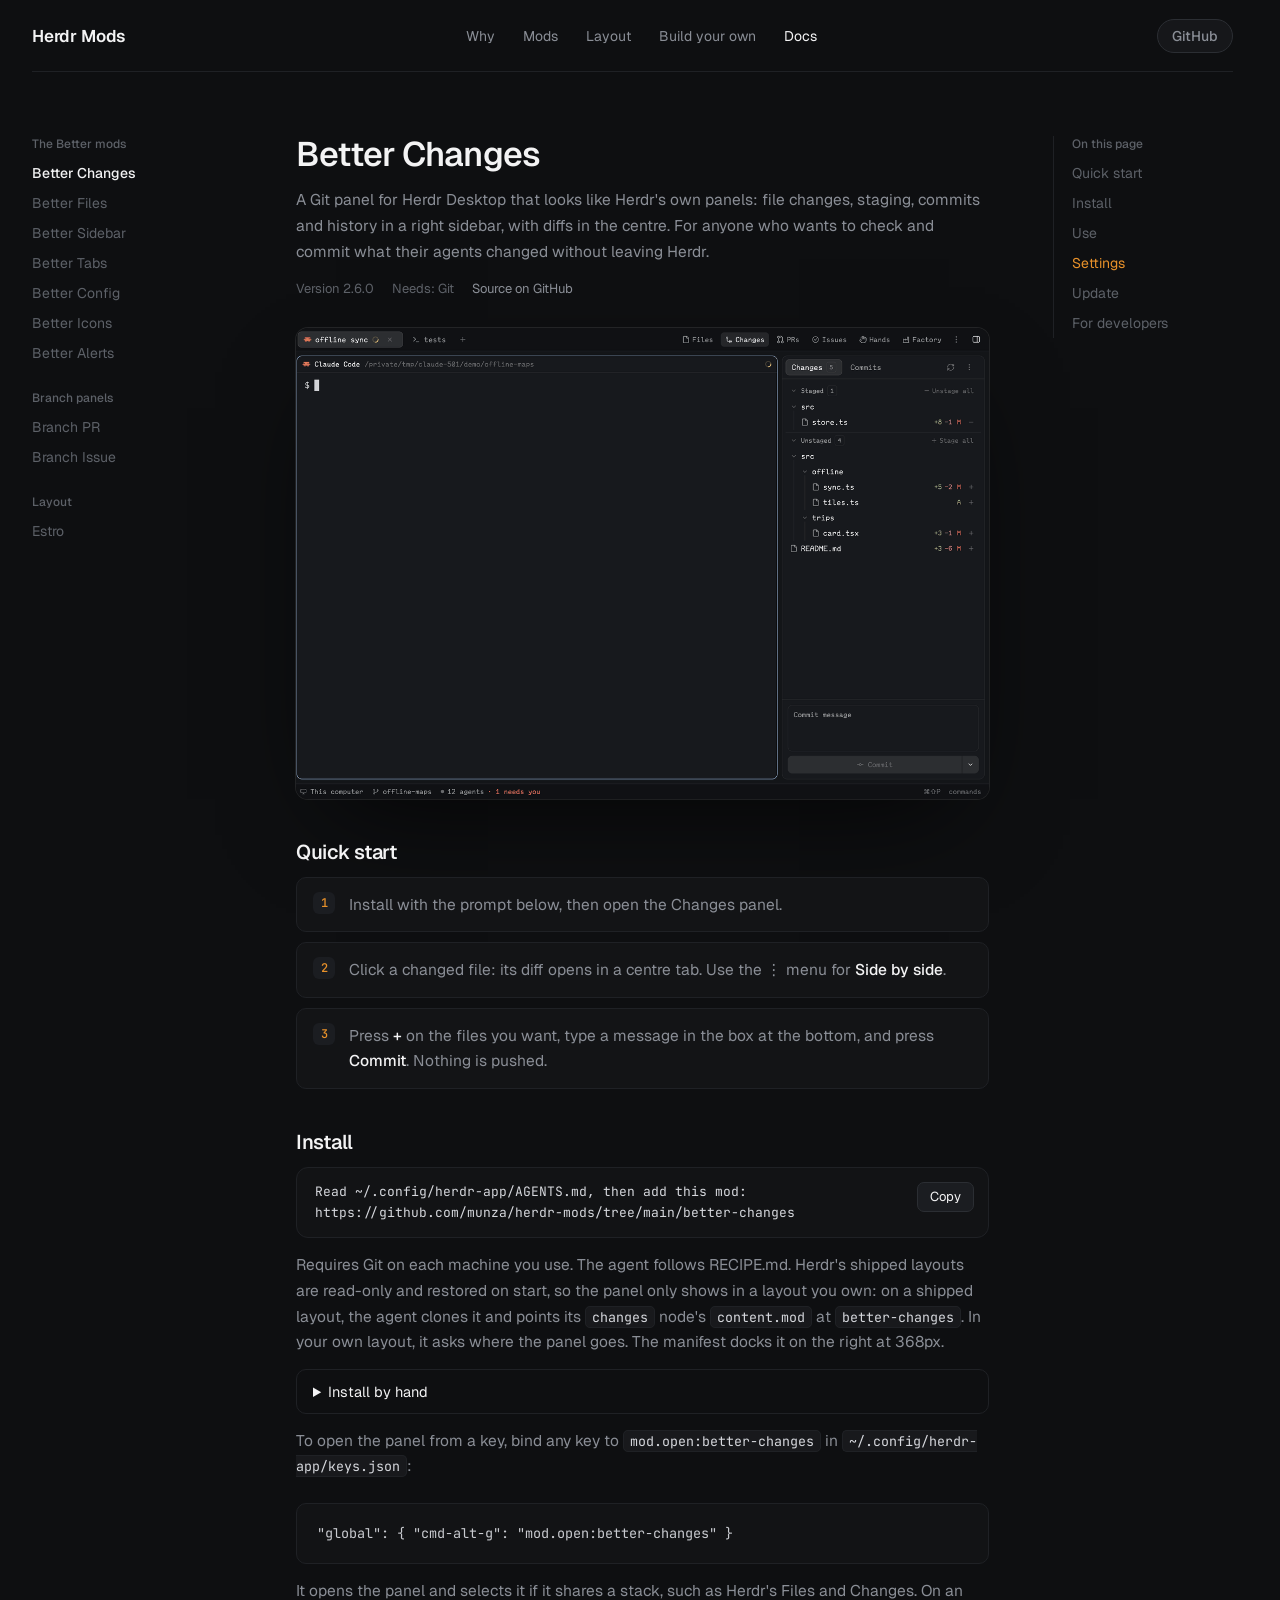
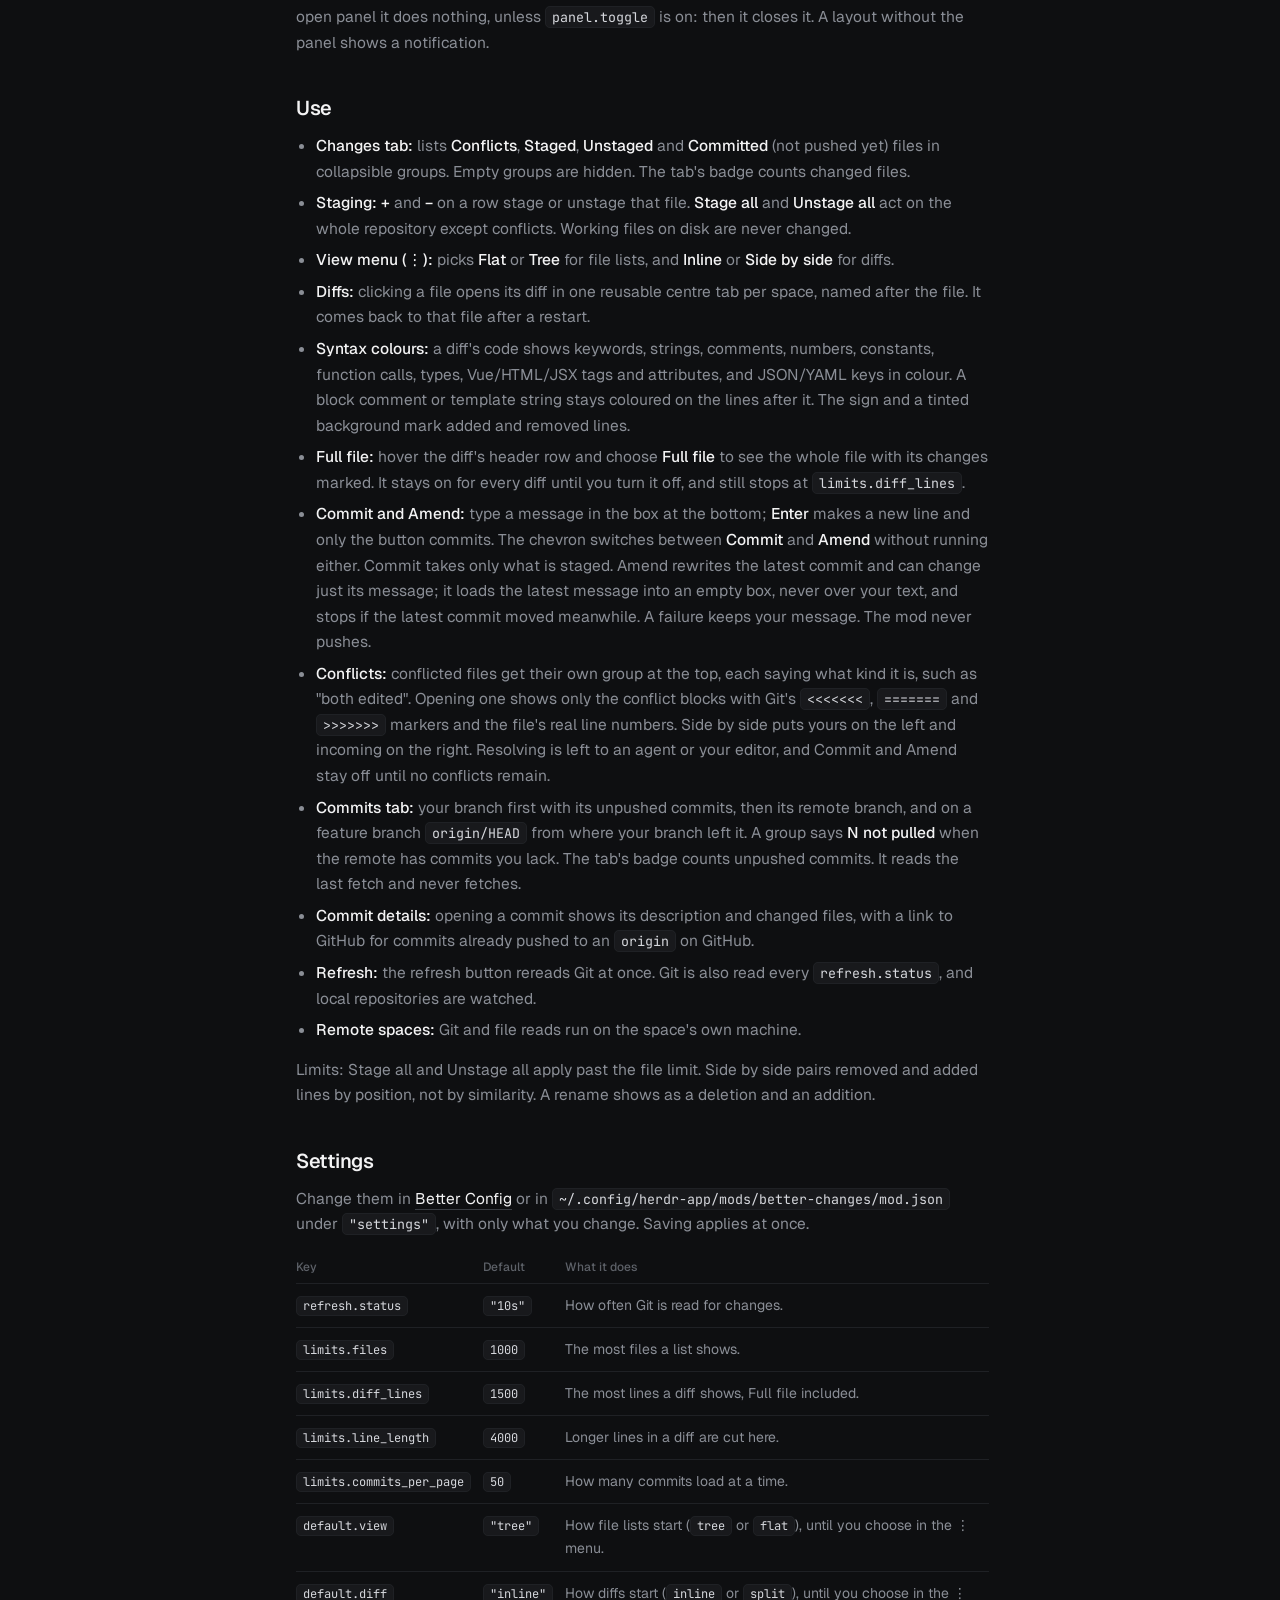
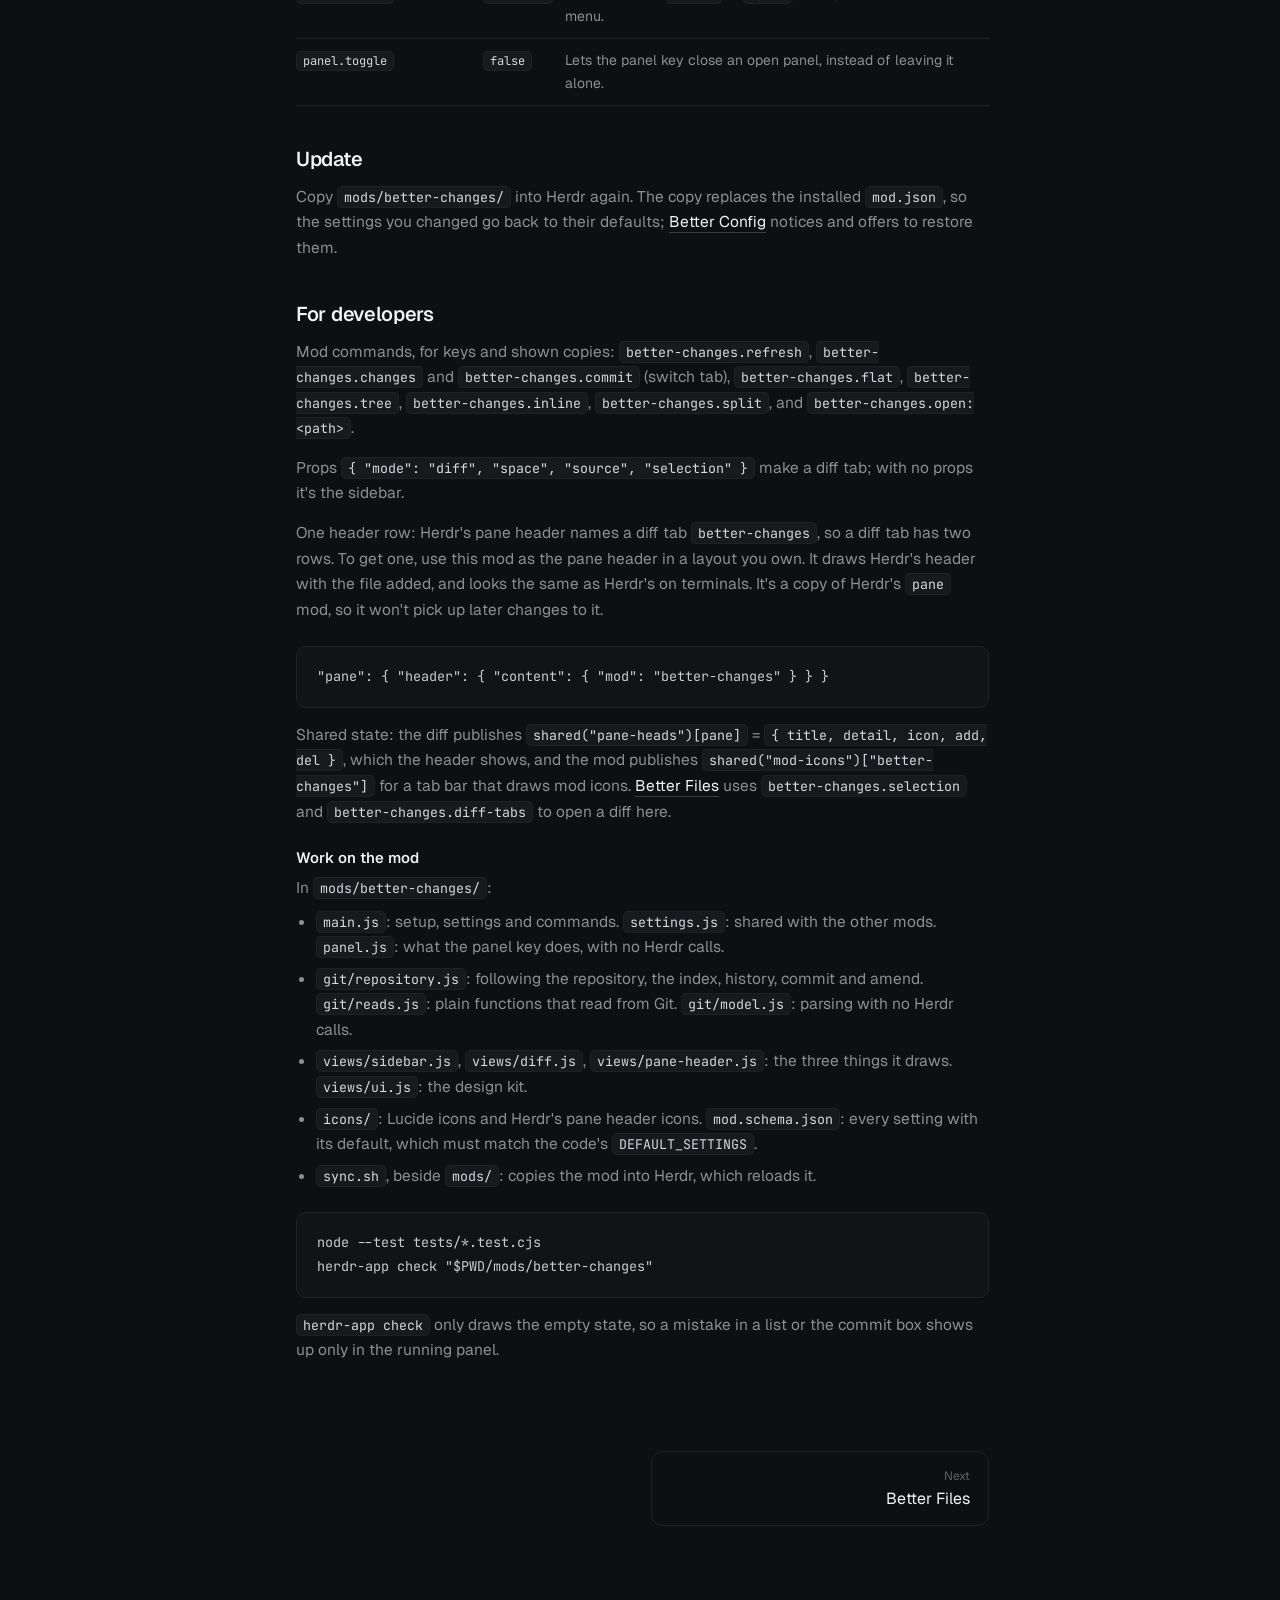
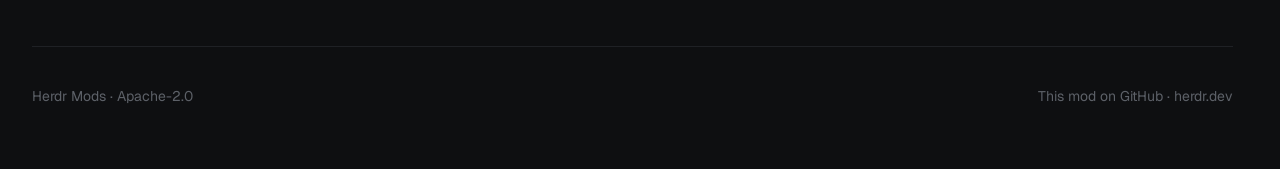
<file: docs/docs/better-changes.html>
<!doctype html>
<html lang="en">
<head>
<meta charset="utf-8">
<meta name="viewport" content="width=device-width, initial-scale=1">
<title>Better Changes · Herdr Mods Docs</title>
<meta name="description" content="A Git panel for Herdr Desktop that looks like Herdr's own panels: file changes, staging, commits and history in a right sidebar, with diffs in the centre. For anyone who wants to check and commit what their agents changed without leaving Herdr.">
<meta name="theme-color" content="#0e0f11">
<link rel="preconnect" href="https://fonts.googleapis.com">
<link rel="preconnect" href="https://fonts.gstatic.com" crossorigin>
<link rel="stylesheet" href="https://fonts.googleapis.com/css2?family=Geist:wght@100..900&amp;family=JetBrains+Mono:wght@100..800&amp;display=swap">
<link rel="stylesheet" href="../style.css">
</head>
<body>
<div class="wrap">
  <nav class="site-nav">
    <a class="brand" href="../">Herdr Mods</a>
    <div class="links">
      <a href="../#why">Why</a>
      <a href="../#mods">Mods</a>
      <a href="../#estro">Layout</a>
      <a href="../#build">Build your own</a>
      <a href="better-changes.html" class="on">Docs</a>
    </div>
    <a class="pill" href="https://github.com/munza/herdr-mods">GitHub</a>
  </nav>

  <div class="docs">
      <nav class="side" aria-label="Mods">
        <h4>The Better mods</h4>
        <a href="better-changes.html" class="on" aria-current="page">Better Changes</a>
        <a href="better-files.html">Better Files</a>
        <a href="better-sidebar.html">Better Sidebar</a>
        <a href="better-tabs.html">Better Tabs</a>
        <a href="better-config.html">Better Config</a>
        <a href="better-icons.html">Better Icons</a>
        <a href="better-alerts.html">Better Alerts</a>
        <h4>Branch panels</h4>
        <a href="branch-pr.html">Branch PR</a>
        <a href="branch-issue.html">Branch Issue</a>
        <h4>Layout</h4>
        <a href="estro.html">Estro</a>
      </nav>
    <main>
<article class="doc" id="better-changes">
  <h2>Better Changes</h2>
  <p class="lead">A Git panel for Herdr Desktop that looks like Herdr's own panels: file changes, staging, commits and history in a right sidebar, with diffs in the centre. For anyone who wants to check and commit what their agents changed without leaving Herdr.</p>
  <p class="meta-line"><span>Version 2.6.0</span><span>Needs: Git</span><a href="https://github.com/munza/herdr-mods/tree/main/better-changes">Source on GitHub</a></p>
  <figure class="doc-shot"><img src="../gifs/better-changes.gif" alt="Better Changes in Herdr" width="1280" height="870"></figure>

  <h3 id="better-changes-start">Quick start</h3>
  <ol>
    <li>Install with the prompt below, then open the Changes panel.</li>
    <li>Click a changed file: its diff opens in a centre tab. Use the ⋮ menu for <b>Side by side</b>.</li>
    <li>Press <b>+</b> on the files you want, type a message in the box at the bottom, and press <b>Commit</b>. Nothing is pushed.</li>
  </ol>

  <h3 id="better-changes-install">Install</h3>
  <div class="prompt"><code>Read ~/.config/herdr-app/AGENTS.md, then add this mod: https://github.com/munza/herdr-mods/tree/main/better-changes</code></div>
  <p>Requires Git on each machine you use. The agent follows RECIPE.md. Herdr's shipped layouts are read-only and restored on start, so the panel only shows in a layout you own: on a shipped layout, the agent clones it and points its <code>changes</code> node's <code>content.mod</code> at <code>better-changes</code>. In your own layout, it asks where the panel goes. The manifest docks it on the right at 368px.</p>
  <details>
  <summary>Install by hand</summary>
  <p>To install by hand, copy <code>mods/better-changes/</code> into Herdr's mods folder. A symlink loads the code but not the icons. From a clone of the repository, <code>sync.sh</code> does the copy:</p>
  <pre>./better-changes/sync.sh</pre>
  </details>
  <p>To open the panel from a key, bind any key to <code>mod.open:better-changes</code> in <code>~/.config/herdr-app/keys.json</code>:</p>
  <pre>"global": { "cmd-alt-g": "mod.open:better-changes" }</pre>
  <p>It opens the panel and selects it if it shares a stack, such as Herdr's Files and Changes. On an open panel it does nothing, unless <code>panel.toggle</code> is on: then it closes it. A layout without the panel shows a notification.</p>

  <h3 id="better-changes-use">Use</h3>
  <ul>
    <li><b>Changes tab:</b> lists <b>Conflicts</b>, <b>Staged</b>, <b>Unstaged</b> and <b>Committed</b> (not pushed yet) files in collapsible groups. Empty groups are hidden. The tab's badge counts changed files.</li>
    <li><b>Staging:</b> <b>+</b> and <b>−</b> on a row stage or unstage that file. <b>Stage all</b> and <b>Unstage all</b> act on the whole repository except conflicts. Working files on disk are never changed.</li>
    <li><b>View menu (⋮):</b> picks <b>Flat</b> or <b>Tree</b> for file lists, and <b>Inline</b> or <b>Side by side</b> for diffs.</li>
    <li><b>Diffs:</b> clicking a file opens its diff in one reusable centre tab per space, named after the file. It comes back to that file after a restart.</li>
    <li><b>Syntax colours:</b> a diff's code shows keywords, strings, comments, numbers, constants, function calls, types, Vue/HTML/JSX tags and attributes, and JSON/YAML keys in colour. A block comment or template string stays coloured on the lines after it. The sign and a tinted background mark added and removed lines.</li>
    <li><b>Full file:</b> hover the diff's header row and choose <b>Full file</b> to see the whole file with its changes marked. It stays on for every diff until you turn it off, and still stops at <code>limits.diff_lines</code>.</li>
    <li><b>Commit and Amend:</b> type a message in the box at the bottom; <b>Enter</b> makes a new line and only the button commits. The chevron switches between <b>Commit</b> and <b>Amend</b> without running either. Commit takes only what is staged. Amend rewrites the latest commit and can change just its message; it loads the latest message into an empty box, never over your text, and stops if the latest commit moved meanwhile. A failure keeps your message. The mod never pushes.</li>
    <li><b>Conflicts:</b> conflicted files get their own group at the top, each saying what kind it is, such as "both edited". Opening one shows only the conflict blocks with Git's <code>&lt;&lt;&lt;&lt;&lt;&lt;&lt;</code>, <code>=======</code> and <code>&gt;&gt;&gt;&gt;&gt;&gt;&gt;</code> markers and the file's real line numbers. Side by side puts yours on the left and incoming on the right. Resolving is left to an agent or your editor, and Commit and Amend stay off until no conflicts remain.</li>
    <li><b>Commits tab:</b> your branch first with its unpushed commits, then its remote branch, and on a feature branch <code>origin/HEAD</code> from where your branch left it. A group says <b>N not pulled</b> when the remote has commits you lack. The tab's badge counts unpushed commits. It reads the last fetch and never fetches.</li>
    <li><b>Commit details:</b> opening a commit shows its description and changed files, with a link to GitHub for commits already pushed to an <code>origin</code> on GitHub.</li>
    <li><b>Refresh:</b> the refresh button rereads Git at once. Git is also read every <code>refresh.status</code>, and local repositories are watched.</li>
    <li><b>Remote spaces:</b> Git and file reads run on the space's own machine.</li>
  </ul>
  <p>Limits: Stage all and Unstage all apply past the file limit. Side by side pairs removed and added lines by position, not by similarity. A rename shows as a deletion and an addition.</p>

  <h3 id="better-changes-settings">Settings</h3>
  <p>Change them in <a href="better-config.html">Better Config</a> or in <code>~/.config/herdr-app/mods/better-changes/mod.json</code> under <code>"settings"</code>, with only what you change. Saving applies at once.</p>
  <table class="keys"><thead><tr><th>Key</th><th>Default</th><th>What it does</th></tr></thead><tbody>
    <tr><td><code>refresh.status</code></td><td><code>"10s"</code></td><td>How often Git is read for changes.</td></tr>
    <tr><td><code>limits.files</code></td><td><code>1000</code></td><td>The most files a list shows.</td></tr>
    <tr><td><code>limits.diff_lines</code></td><td><code>1500</code></td><td>The most lines a diff shows, Full file included.</td></tr>
    <tr><td><code>limits.line_length</code></td><td><code>4000</code></td><td>Longer lines in a diff are cut here.</td></tr>
    <tr><td><code>limits.commits_per_page</code></td><td><code>50</code></td><td>How many commits load at a time.</td></tr>
    <tr><td><code>default.view</code></td><td><code>"tree"</code></td><td>How file lists start (<code>tree</code> or <code>flat</code>), until you choose in the ⋮ menu.</td></tr>
    <tr><td><code>default.diff</code></td><td><code>"inline"</code></td><td>How diffs start (<code>inline</code> or <code>split</code>), until you choose in the ⋮ menu.</td></tr>
    <tr><td><code>panel.toggle</code></td><td><code>false</code></td><td>Lets the panel key close an open panel, instead of leaving it alone.</td></tr>
  </tbody></table>

  <h3 id="better-changes-update">Update</h3>
  <p>Copy <code>mods/better-changes/</code> into Herdr again. The copy replaces the installed <code>mod.json</code>, so the settings you changed go back to their defaults; <a href="better-config.html">Better Config</a> notices and offers to restore them.</p>

  <h3 id="better-changes-developers">For developers</h3>
  <p>Mod commands, for keys and shown copies: <code>better-changes.refresh</code>, <code>better-changes.changes</code> and <code>better-changes.commit</code> (switch tab), <code>better-changes.flat</code>, <code>better-changes.tree</code>, <code>better-changes.inline</code>, <code>better-changes.split</code>, and <code>better-changes.open:&lt;path&gt;</code>.</p>
  <p>Props <code>{ "mode": "diff", "space", "source", "selection" }</code> make a diff tab; with no props it's the sidebar.</p>
  <p>One header row: Herdr's pane header names a diff tab <code>better-changes</code>, so a diff tab has two rows. To get one, use this mod as the pane header in a layout you own. It draws Herdr's header with the file added, and looks the same as Herdr's on terminals. It's a copy of Herdr's <code>pane</code> mod, so it won't pick up later changes to it.</p>
  <pre>"pane": { "header": { "content": { "mod": "better-changes" } } }</pre>
  <p>Shared state: the diff publishes <code>shared("pane-heads")[pane]</code> = <code>{ title, detail, icon, add, del }</code>, which the header shows, and the mod publishes <code>shared("mod-icons")["better-changes"]</code> for a tab bar that draws mod icons. <a href="better-files.html">Better Files</a> uses <code>better-changes.selection</code> and <code>better-changes.diff-tabs</code> to open a diff here.</p>
  <h4>Work on the mod</h4>
  <p>In <code>mods/better-changes/</code>:</p>
  <ul>
    <li><code>main.js</code>: setup, settings and commands. <code>settings.js</code>: shared with the other mods. <code>panel.js</code>: what the panel key does, with no Herdr calls.</li>
    <li><code>git/repository.js</code>: following the repository, the index, history, commit and amend. <code>git/reads.js</code>: plain functions that read from Git. <code>git/model.js</code>: parsing with no Herdr calls.</li>
    <li><code>views/sidebar.js</code>, <code>views/diff.js</code>, <code>views/pane-header.js</code>: the three things it draws. <code>views/ui.js</code>: the design kit.</li>
    <li><code>icons/</code>: Lucide icons and Herdr's pane header icons. <code>mod.schema.json</code>: every setting with its default, which must match the code's <code>DEFAULT_SETTINGS</code>.</li>
    <li><code>sync.sh</code>, beside <code>mods/</code>: copies the mod into Herdr, which reloads it.</li>
  </ul>
  <pre>node --test tests/*.test.cjs
herdr-app check "$PWD/mods/better-changes"</pre>
  <p><code>herdr-app check</code> only draws the empty state, so a mistake in a list or the commit box shows up only in the running panel.</p>
</article>
      <nav class="pager" aria-label="More docs"><span></span><a class="next" href="better-files.html"><span>Next</span>Better Files</a></nav>
    </main>
    <nav class="toc" aria-label="On this page">
      <h4>On this page</h4>
      <a href="#better-changes-start">Quick start</a>
      <a href="#better-changes-install">Install</a>
      <a href="#better-changes-use">Use</a>
      <a href="#better-changes-settings">Settings</a>
      <a href="#better-changes-update">Update</a>
      <a href="#better-changes-developers">For developers</a>
    </nav>
  </div>

  <footer class="site-foot">
    <span>Herdr Mods · <a href="https://github.com/munza/herdr-mods/blob/main/LICENSE">Apache-2.0</a></span>
    <span><a href="https://github.com/munza/herdr-mods/tree/main/">This mod on GitHub</a> · <a href="https://herdr.dev/">herdr.dev</a></span>
  </footer>
</div>
<script>
  // Highlight the section being read in "On this page".
  const links = new Map([...document.querySelectorAll(".toc a")].map((a) => [a.hash.slice(1), a]));
  const io = new IntersectionObserver((entries) => {
    for (const e of entries) if (e.isIntersecting) {
      for (const a of links.values()) a.classList.remove("on");
      links.get(e.target.id)?.classList.add("on");
    }
  }, { rootMargin: "0px 0px -75% 0px" });
  document.querySelectorAll("main h3[id]").forEach((el) => io.observe(el));
  // A Copy button on each install prompt.
  for (const box of document.querySelectorAll(".prompt")) {
    const b = Object.assign(document.createElement("button"), { className: "copy", type: "button", textContent: "Copy" });
    b.addEventListener("click", async () => {
      try { await navigator.clipboard.writeText(box.querySelector("code").textContent); b.textContent = "Copied"; }
      catch { b.textContent = "Select and copy"; }
      setTimeout(() => (b.textContent = "Copy"), 1600);
    });
    box.append(b);
  }
</script>
</body>
</html>
</file>
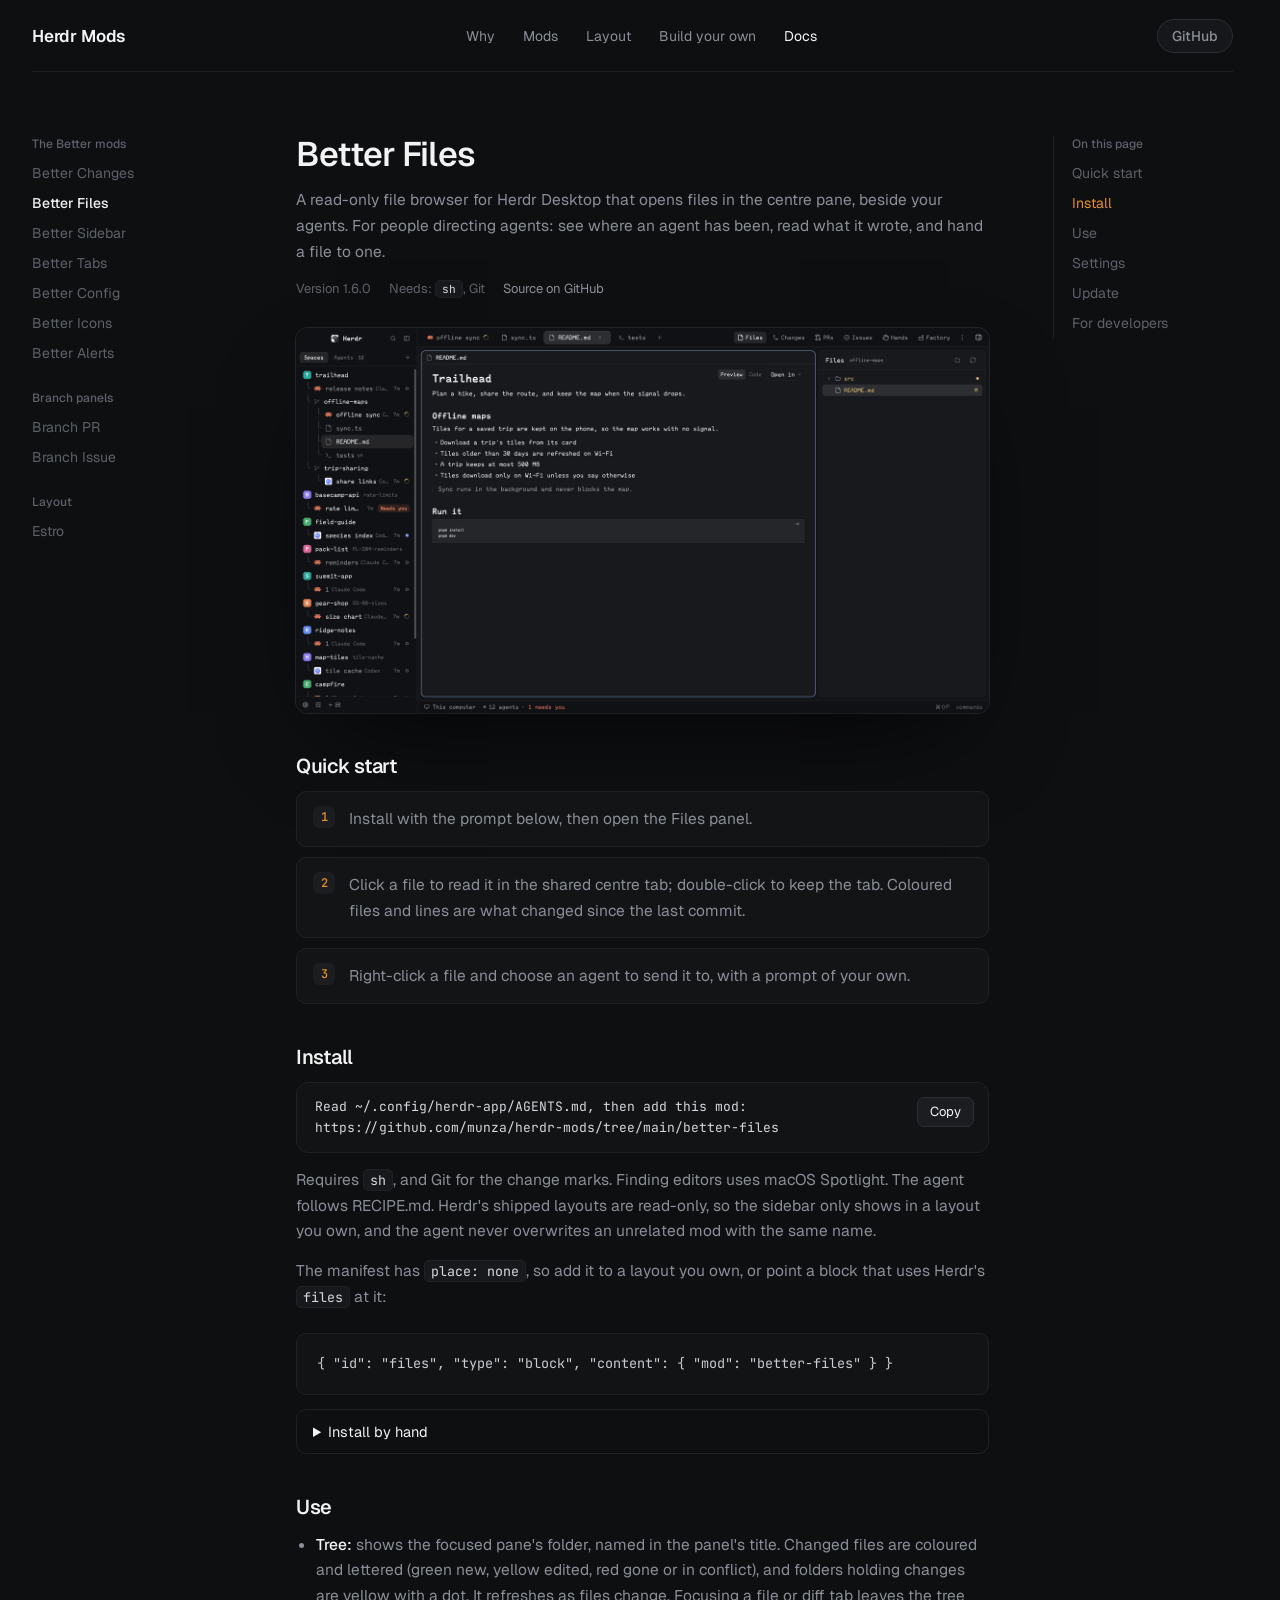
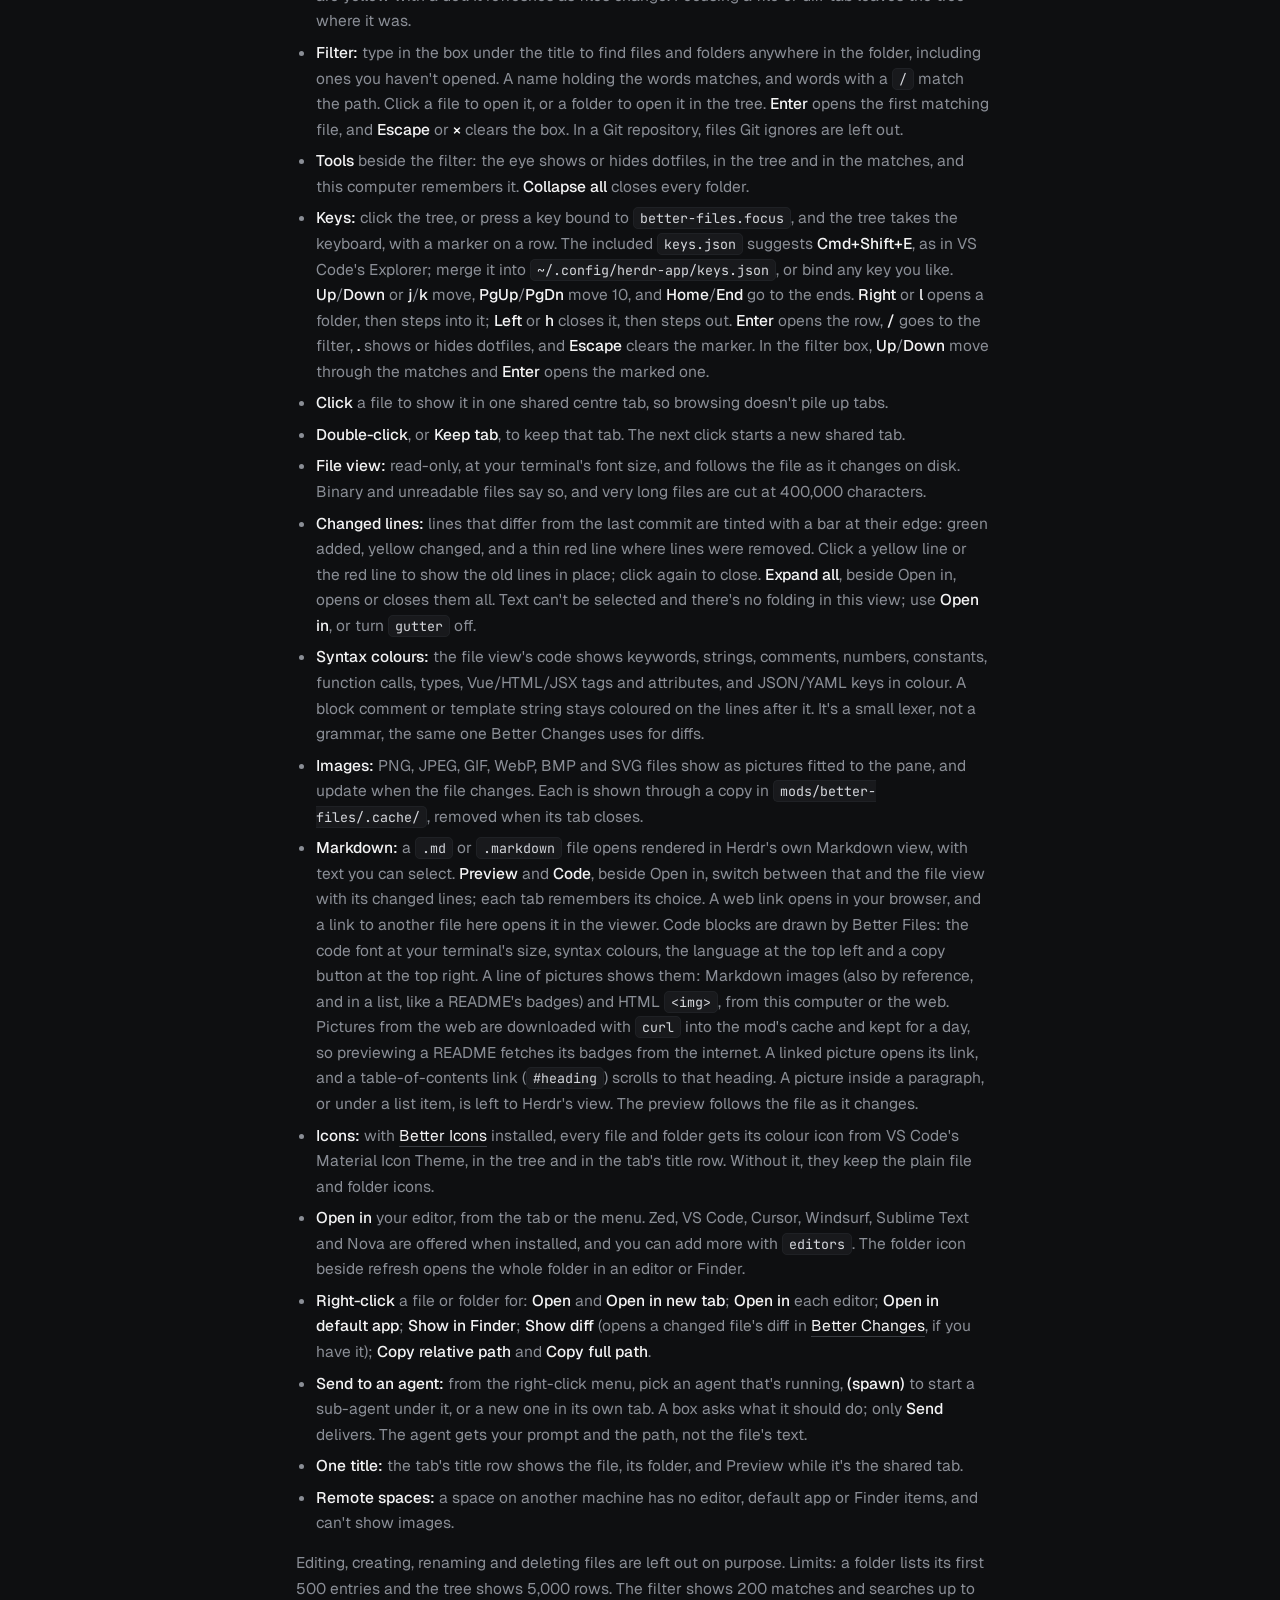
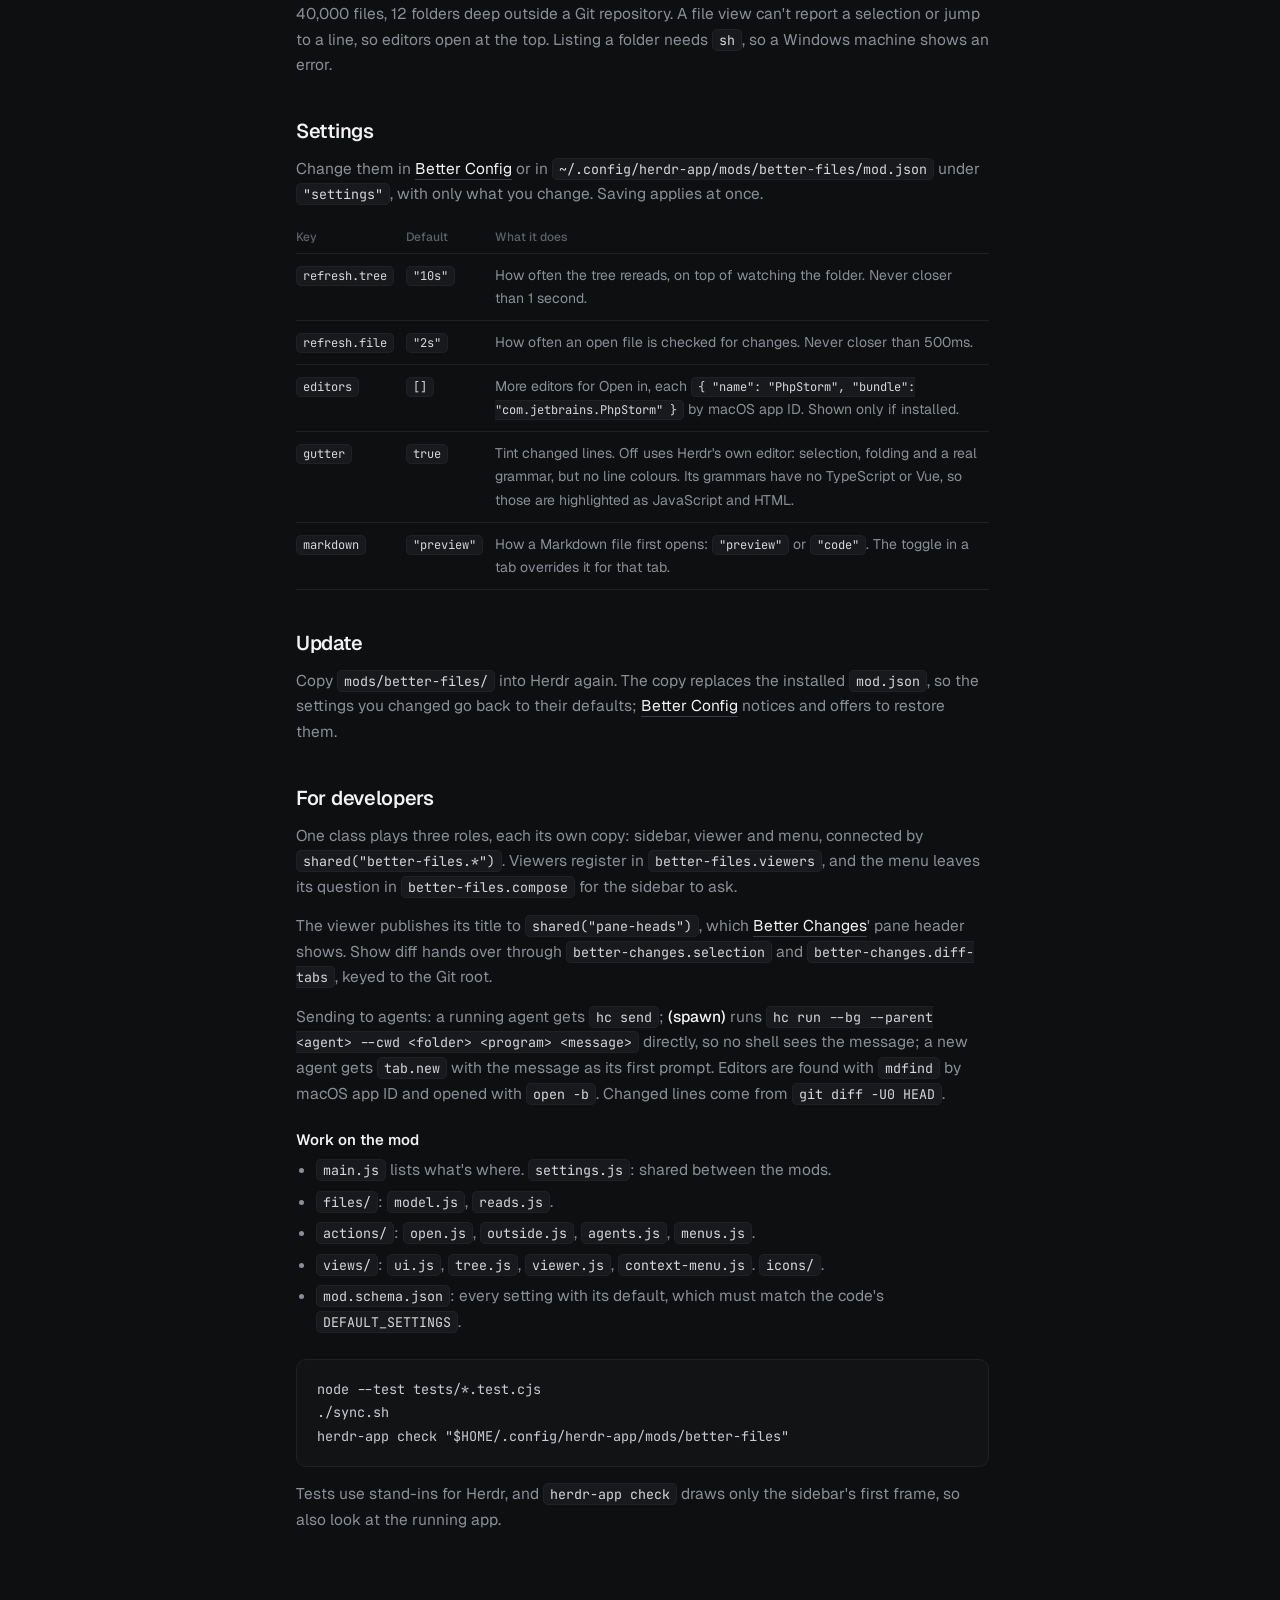
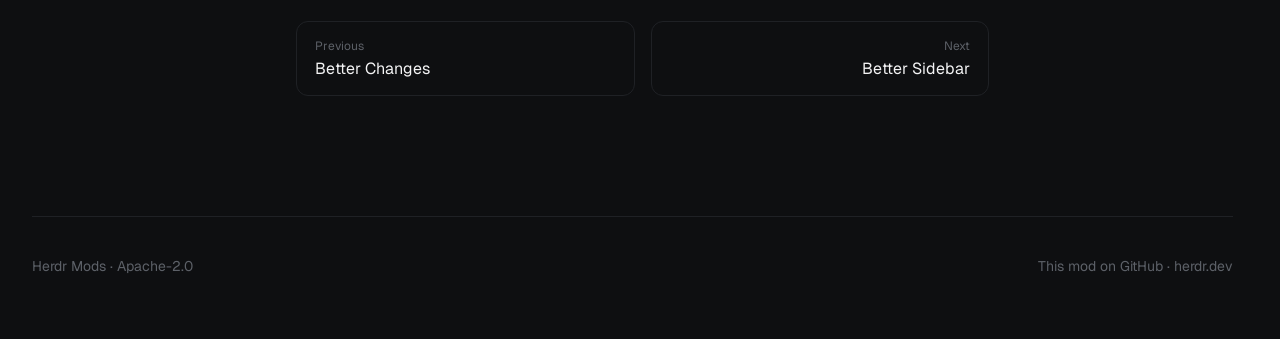
<file: docs/docs/better-files.html>
<!doctype html>
<html lang="en">
<head>
<meta charset="utf-8">
<meta name="viewport" content="width=device-width, initial-scale=1">
<title>Better Files · Herdr Mods Docs</title>
<meta name="description" content="A read-only file browser for Herdr Desktop that opens files in the centre pane, beside your agents. For people directing agents: see where an agent has been, read what it wrote, and hand a file to one.">
<meta name="theme-color" content="#0e0f11">
<link rel="preconnect" href="https://fonts.googleapis.com">
<link rel="preconnect" href="https://fonts.gstatic.com" crossorigin>
<link rel="stylesheet" href="https://fonts.googleapis.com/css2?family=Geist:wght@100..900&amp;family=JetBrains+Mono:wght@100..800&amp;display=swap">
<link rel="stylesheet" href="../style.css">
</head>
<body>
<div class="wrap">
  <nav class="site-nav">
    <a class="brand" href="../">Herdr Mods</a>
    <div class="links">
      <a href="../#why">Why</a>
      <a href="../#mods">Mods</a>
      <a href="../#estro">Layout</a>
      <a href="../#build">Build your own</a>
      <a href="better-changes.html" class="on">Docs</a>
    </div>
    <a class="pill" href="https://github.com/munza/herdr-mods">GitHub</a>
  </nav>

  <div class="docs">
      <nav class="side" aria-label="Mods">
        <h4>The Better mods</h4>
        <a href="better-changes.html">Better Changes</a>
        <a href="better-files.html" class="on" aria-current="page">Better Files</a>
        <a href="better-sidebar.html">Better Sidebar</a>
        <a href="better-tabs.html">Better Tabs</a>
        <a href="better-config.html">Better Config</a>
        <a href="better-icons.html">Better Icons</a>
        <a href="better-alerts.html">Better Alerts</a>
        <h4>Branch panels</h4>
        <a href="branch-pr.html">Branch PR</a>
        <a href="branch-issue.html">Branch Issue</a>
        <h4>Layout</h4>
        <a href="estro.html">Estro</a>
      </nav>
    <main>
<article class="doc" id="better-files">
  <h2>Better Files</h2>
  <p class="lead">A read-only file browser for Herdr Desktop that opens files in the centre pane, beside your agents. For people directing agents: see where an agent has been, read what it wrote, and hand a file to one.</p>
  <p class="meta-line"><span>Version 1.6.0</span><span>Needs: <code>sh</code>, Git</span><a href="https://github.com/munza/herdr-mods/tree/main/better-files">Source on GitHub</a></p>
  <figure class="doc-shot"><img src="../gifs/better-files.gif" alt="Better Files in Herdr" width="1440" height="802"></figure>

  <h3 id="better-files-start">Quick start</h3>
  <ol>
    <li>Install with the prompt below, then open the Files panel.</li>
    <li>Click a file to read it in the shared centre tab; double-click to keep the tab. Coloured files and lines are what changed since the last commit.</li>
    <li>Right-click a file and choose an agent to send it to, with a prompt of your own.</li>
  </ol>

  <h3 id="better-files-install">Install</h3>
  <div class="prompt"><code>Read ~/.config/herdr-app/AGENTS.md, then add this mod: https://github.com/munza/herdr-mods/tree/main/better-files</code></div>
  <p>Requires <code>sh</code>, and Git for the change marks. Finding editors uses macOS Spotlight. The agent follows RECIPE.md. Herdr's shipped layouts are read-only, so the sidebar only shows in a layout you own, and the agent never overwrites an unrelated mod with the same name.</p>
  <p>The manifest has <code>place: none</code>, so add it to a layout you own, or point a block that uses Herdr's <code>files</code> at it:</p>
  <pre>{ "id": "files", "type": "block", "content": { "mod": "better-files" } }</pre>
  <details>
  <summary>Install by hand</summary>
  <p>To install by hand from a clone of the repository, <code>sync.sh</code> copies <code>mods/better-files/</code> into Herdr's mods folder. A symlink loads the code but not the icons.</p>
  <pre>./better-files/sync.sh</pre>
  </details>

  <h3 id="better-files-use">Use</h3>
  <ul>
    <li><b>Tree:</b> shows the focused pane's folder, named in the panel's title. Changed files are coloured and lettered (green new, yellow edited, red gone or in conflict), and folders holding changes are yellow with a dot. It refreshes as files change. Focusing a file or diff tab leaves the tree where it was.</li>
    <li><b>Filter:</b> type in the box under the title to find files and folders anywhere in the folder, including ones you haven't opened. A name holding the words matches, and words with a <code>/</code> match the path. Click a file to open it, or a folder to open it in the tree. <b>Enter</b> opens the first matching file, and <b>Escape</b> or <b>×</b> clears the box. In a Git repository, files Git ignores are left out.</li>
    <li><b>Tools</b> beside the filter: the eye shows or hides dotfiles, in the tree and in the matches, and this computer remembers it. <b>Collapse all</b> closes every folder.</li>
    <li><b>Keys:</b> click the tree, or press a key bound to <code>better-files.focus</code>, and the tree takes the keyboard, with a marker on a row. The included <code>keys.json</code> suggests <b>Cmd+Shift+E</b>, as in VS Code's Explorer; merge it into <code>~/.config/herdr-app/keys.json</code>, or bind any key you like. <b>Up</b>/<b>Down</b> or <b>j</b>/<b>k</b> move, <b>PgUp</b>/<b>PgDn</b> move 10, and <b>Home</b>/<b>End</b> go to the ends. <b>Right</b> or <b>l</b> opens a folder, then steps into it; <b>Left</b> or <b>h</b> closes it, then steps out. <b>Enter</b> opens the row, <b>/</b> goes to the filter, <b>.</b> shows or hides dotfiles, and <b>Escape</b> clears the marker. In the filter box, <b>Up</b>/<b>Down</b> move through the matches and <b>Enter</b> opens the marked one.</li>
    <li><b>Click</b> a file to show it in one shared centre tab, so browsing doesn't pile up tabs.</li>
    <li><b>Double-click</b>, or <b>Keep tab</b>, to keep that tab. The next click starts a new shared tab.</li>
    <li><b>File view:</b> read-only, at your terminal's font size, and follows the file as it changes on disk. Binary and unreadable files say so, and very long files are cut at 400,000 characters.</li>
    <li><b>Changed lines:</b> lines that differ from the last commit are tinted with a bar at their edge: green added, yellow changed, and a thin red line where lines were removed. Click a yellow line or the red line to show the old lines in place; click again to close. <b>Expand all</b>, beside Open in, opens or closes them all. Text can't be selected and there's no folding in this view; use <b>Open in</b>, or turn <code>gutter</code> off.</li>
    <li><b>Syntax colours:</b> the file view's code shows keywords, strings, comments, numbers, constants, function calls, types, Vue/HTML/JSX tags and attributes, and JSON/YAML keys in colour. A block comment or template string stays coloured on the lines after it. It's a small lexer, not a grammar, the same one Better Changes uses for diffs.</li>
    <li><b>Images:</b> PNG, JPEG, GIF, WebP, BMP and SVG files show as pictures fitted to the pane, and update when the file changes. Each is shown through a copy in <code>mods/better-files/.cache/</code>, removed when its tab closes.</li>
    <li><b>Markdown:</b> a <code>.md</code> or <code>.markdown</code> file opens rendered in Herdr's own Markdown view, with text you can select. <b>Preview</b> and <b>Code</b>, beside Open in, switch between that and the file view with its changed lines; each tab remembers its choice. A web link opens in your browser, and a link to another file here opens it in the viewer. Code blocks are drawn by Better Files: the code font at your terminal's size, syntax colours, the language at the top left and a copy button at the top right. A line of pictures shows them: Markdown images (also by reference, and in a list, like a README's badges) and HTML <code>&lt;img&gt;</code>, from this computer or the web. Pictures from the web are downloaded with <code>curl</code> into the mod's cache and kept for a day, so previewing a README fetches its badges from the internet. A linked picture opens its link, and a table-of-contents link (<code>#heading</code>) scrolls to that heading. A picture inside a paragraph, or under a list item, is left to Herdr's view. The preview follows the file as it changes.</li>
    <li><b>Icons:</b> with <a href="https://github.com/munza/herdr-mods/tree/main/better-icons">Better Icons</a> installed, every file and folder gets its colour icon from VS Code's Material Icon Theme, in the tree and in the tab's title row. Without it, they keep the plain file and folder icons.</li>
    <li><b>Open in</b> your editor, from the tab or the menu. Zed, VS Code, Cursor, Windsurf, Sublime Text and Nova are offered when installed, and you can add more with <code>editors</code>. The folder icon beside refresh opens the whole folder in an editor or Finder.</li>
    <li><b>Right-click</b> a file or folder for: <b>Open</b> and <b>Open in new tab</b>; <b>Open in</b> each editor; <b>Open in default app</b>; <b>Show in Finder</b>; <b>Show diff</b> (opens a changed file's diff in <a href="better-changes.html">Better Changes</a>, if you have it); <b>Copy relative path</b> and <b>Copy full path</b>.</li>
    <li><b>Send to an agent:</b> from the right-click menu, pick an agent that's running, <b>(spawn)</b> to start a sub-agent under it, or a new one in its own tab. A box asks what it should do; only <b>Send</b> delivers. The agent gets your prompt and the path, not the file's text.</li>
    <li><b>One title:</b> the tab's title row shows the file, its folder, and Preview while it's the shared tab.</li>
    <li><b>Remote spaces:</b> a space on another machine has no editor, default app or Finder items, and can't show images.</li>
  </ul>
  <p>Editing, creating, renaming and deleting files are left out on purpose. Limits: a folder lists its first 500 entries and the tree shows 5,000 rows. The filter shows 200 matches and searches up to 40,000 files, 12 folders deep outside a Git repository. A file view can't report a selection or jump to a line, so editors open at the top. Listing a folder needs <code>sh</code>, so a Windows machine shows an error.</p>

  <h3 id="better-files-settings">Settings</h3>
  <p>Change them in <a href="better-config.html">Better Config</a> or in <code>~/.config/herdr-app/mods/better-files/mod.json</code> under <code>"settings"</code>, with only what you change. Saving applies at once.</p>
  <table class="keys"><thead><tr><th>Key</th><th>Default</th><th>What it does</th></tr></thead><tbody>
    <tr><td><code>refresh.tree</code></td><td><code>"10s"</code></td><td>How often the tree rereads, on top of watching the folder. Never closer than 1 second.</td></tr>
    <tr><td><code>refresh.file</code></td><td><code>"2s"</code></td><td>How often an open file is checked for changes. Never closer than 500ms.</td></tr>
    <tr><td><code>editors</code></td><td><code>[]</code></td><td>More editors for Open in, each <code>{ "name": "PhpStorm", "bundle": "com.jetbrains.PhpStorm" }</code> by macOS app ID. Shown only if installed.</td></tr>
    <tr><td><code>gutter</code></td><td><code>true</code></td><td>Tint changed lines. Off uses Herdr's own editor: selection, folding and a real grammar, but no line colours. Its grammars have no TypeScript or Vue, so those are highlighted as JavaScript and HTML.</td></tr>
    <tr><td><code>markdown</code></td><td><code>"preview"</code></td><td>How a Markdown file first opens: <code>"preview"</code> or <code>"code"</code>. The toggle in a tab overrides it for that tab.</td></tr>
  </tbody></table>

  <h3 id="better-files-update">Update</h3>
  <p>Copy <code>mods/better-files/</code> into Herdr again. The copy replaces the installed <code>mod.json</code>, so the settings you changed go back to their defaults; <a href="better-config.html">Better Config</a> notices and offers to restore them.</p>

  <h3 id="better-files-developers">For developers</h3>
  <p>One class plays three roles, each its own copy: sidebar, viewer and menu, connected by <code>shared("better-files.*")</code>. Viewers register in <code>better-files.viewers</code>, and the menu leaves its question in <code>better-files.compose</code> for the sidebar to ask.</p>
  <p>The viewer publishes its title to <code>shared("pane-heads")</code>, which <a href="better-changes.html">Better Changes</a>' pane header shows. Show diff hands over through <code>better-changes.selection</code> and <code>better-changes.diff-tabs</code>, keyed to the Git root.</p>
  <p>Sending to agents: a running agent gets <code>hc send</code>; <b>(spawn)</b> runs <code>hc run --bg --parent &lt;agent&gt; --cwd &lt;folder&gt; &lt;program&gt; &lt;message&gt;</code> directly, so no shell sees the message; a new agent gets <code>tab.new</code> with the message as its first prompt. Editors are found with <code>mdfind</code> by macOS app ID and opened with <code>open -b</code>. Changed lines come from <code>git diff -U0 HEAD</code>.</p>
  <h4>Work on the mod</h4>
  <ul>
    <li><code>main.js</code> lists what's where. <code>settings.js</code>: shared between the mods.</li>
    <li><code>files/</code>: <code>model.js</code>, <code>reads.js</code>.</li>
    <li><code>actions/</code>: <code>open.js</code>, <code>outside.js</code>, <code>agents.js</code>, <code>menus.js</code>.</li>
    <li><code>views/</code>: <code>ui.js</code>, <code>tree.js</code>, <code>viewer.js</code>, <code>context-menu.js</code>. <code>icons/</code>.</li>
    <li><code>mod.schema.json</code>: every setting with its default, which must match the code's <code>DEFAULT_SETTINGS</code>.</li>
  </ul>
  <pre>node --test tests/*.test.cjs
./sync.sh
herdr-app check "$HOME/.config/herdr-app/mods/better-files"</pre>
  <p>Tests use stand-ins for Herdr, and <code>herdr-app check</code> draws only the sidebar's first frame, so also look at the running app.</p>
</article>
      <nav class="pager" aria-label="More docs"><a href="better-changes.html"><span>Previous</span>Better Changes</a><a class="next" href="better-sidebar.html"><span>Next</span>Better Sidebar</a></nav>
    </main>
    <nav class="toc" aria-label="On this page">
      <h4>On this page</h4>
      <a href="#better-files-start">Quick start</a>
      <a href="#better-files-install">Install</a>
      <a href="#better-files-use">Use</a>
      <a href="#better-files-settings">Settings</a>
      <a href="#better-files-update">Update</a>
      <a href="#better-files-developers">For developers</a>
    </nav>
  </div>

  <footer class="site-foot">
    <span>Herdr Mods · <a href="https://github.com/munza/herdr-mods/blob/main/LICENSE">Apache-2.0</a></span>
    <span><a href="https://github.com/munza/herdr-mods/tree/main/">This mod on GitHub</a> · <a href="https://herdr.dev/">herdr.dev</a></span>
  </footer>
</div>
<script>
  // Highlight the section being read in "On this page".
  const links = new Map([...document.querySelectorAll(".toc a")].map((a) => [a.hash.slice(1), a]));
  const io = new IntersectionObserver((entries) => {
    for (const e of entries) if (e.isIntersecting) {
      for (const a of links.values()) a.classList.remove("on");
      links.get(e.target.id)?.classList.add("on");
    }
  }, { rootMargin: "0px 0px -75% 0px" });
  document.querySelectorAll("main h3[id]").forEach((el) => io.observe(el));
  // A Copy button on each install prompt.
  for (const box of document.querySelectorAll(".prompt")) {
    const b = Object.assign(document.createElement("button"), { className: "copy", type: "button", textContent: "Copy" });
    b.addEventListener("click", async () => {
      try { await navigator.clipboard.writeText(box.querySelector("code").textContent); b.textContent = "Copied"; }
      catch { b.textContent = "Select and copy"; }
      setTimeout(() => (b.textContent = "Copy"), 1600);
    });
    box.append(b);
  }
</script>
</body>
</html>
</file>
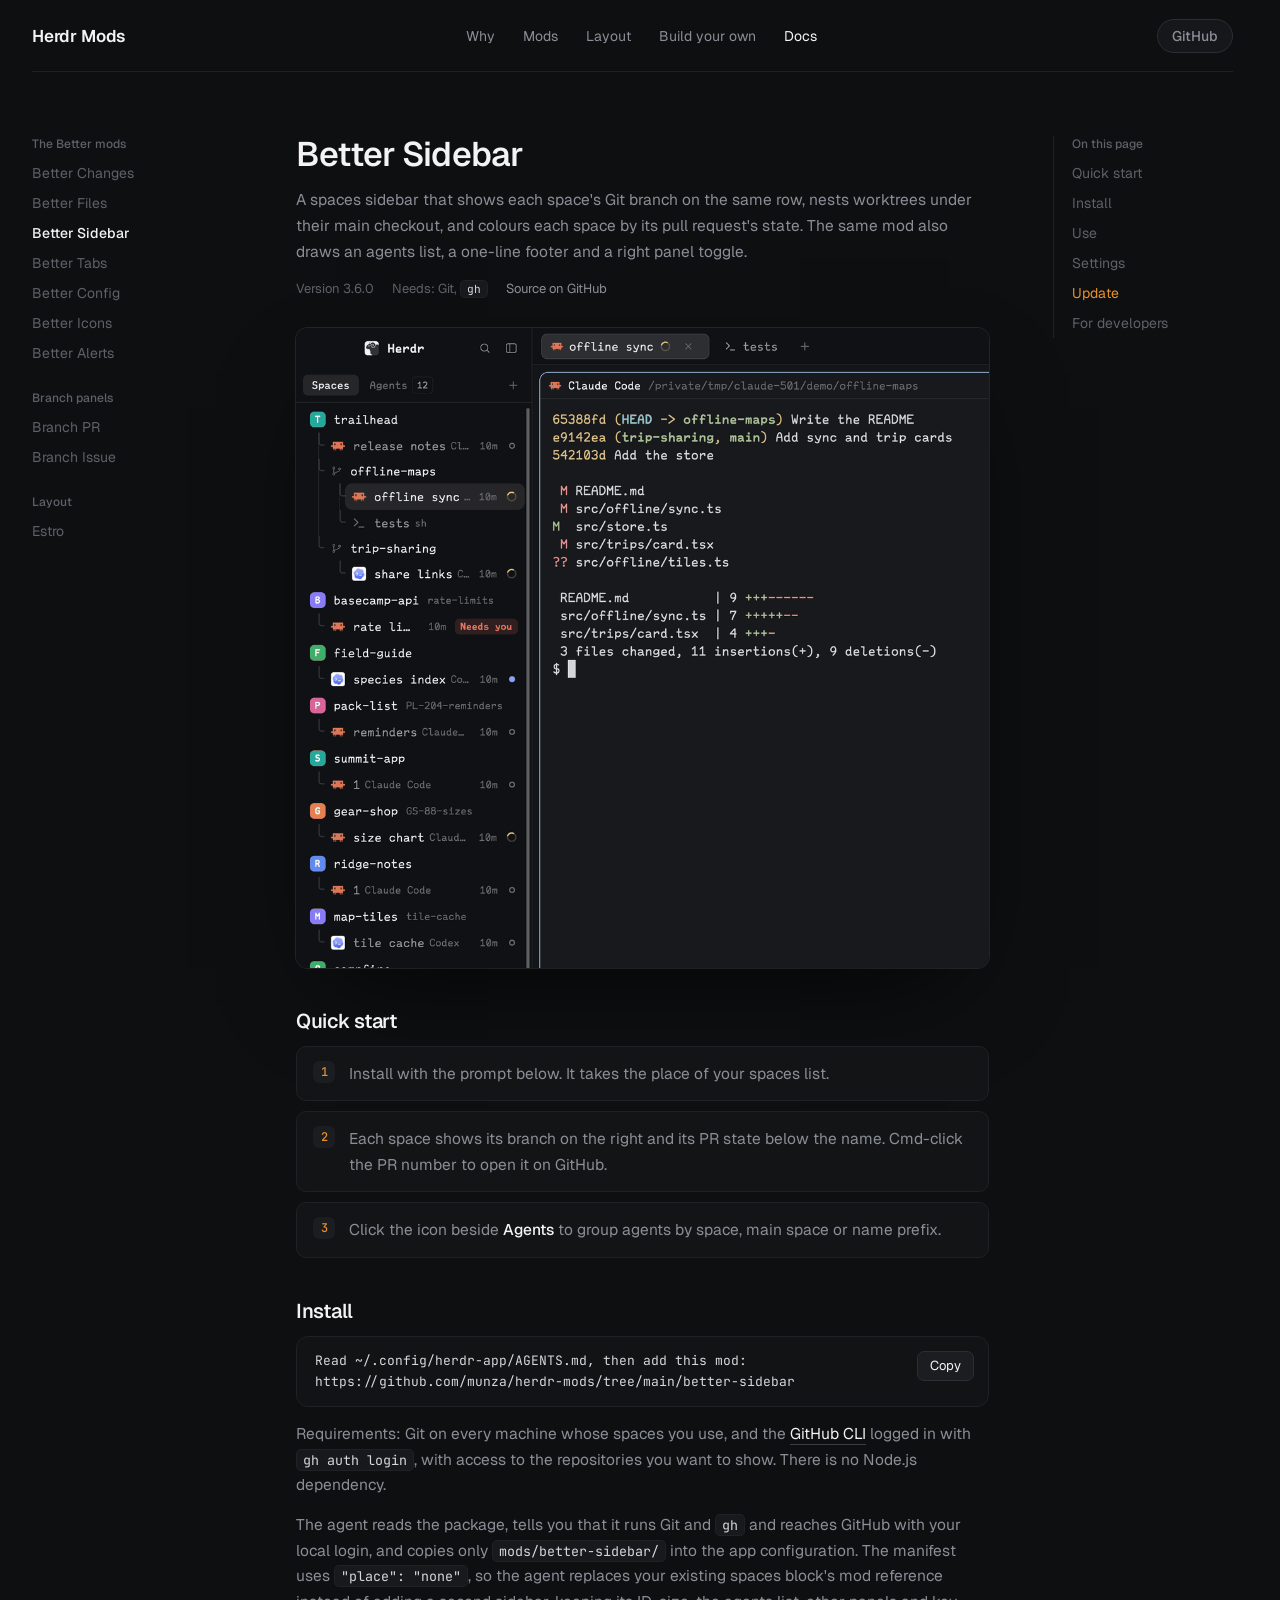
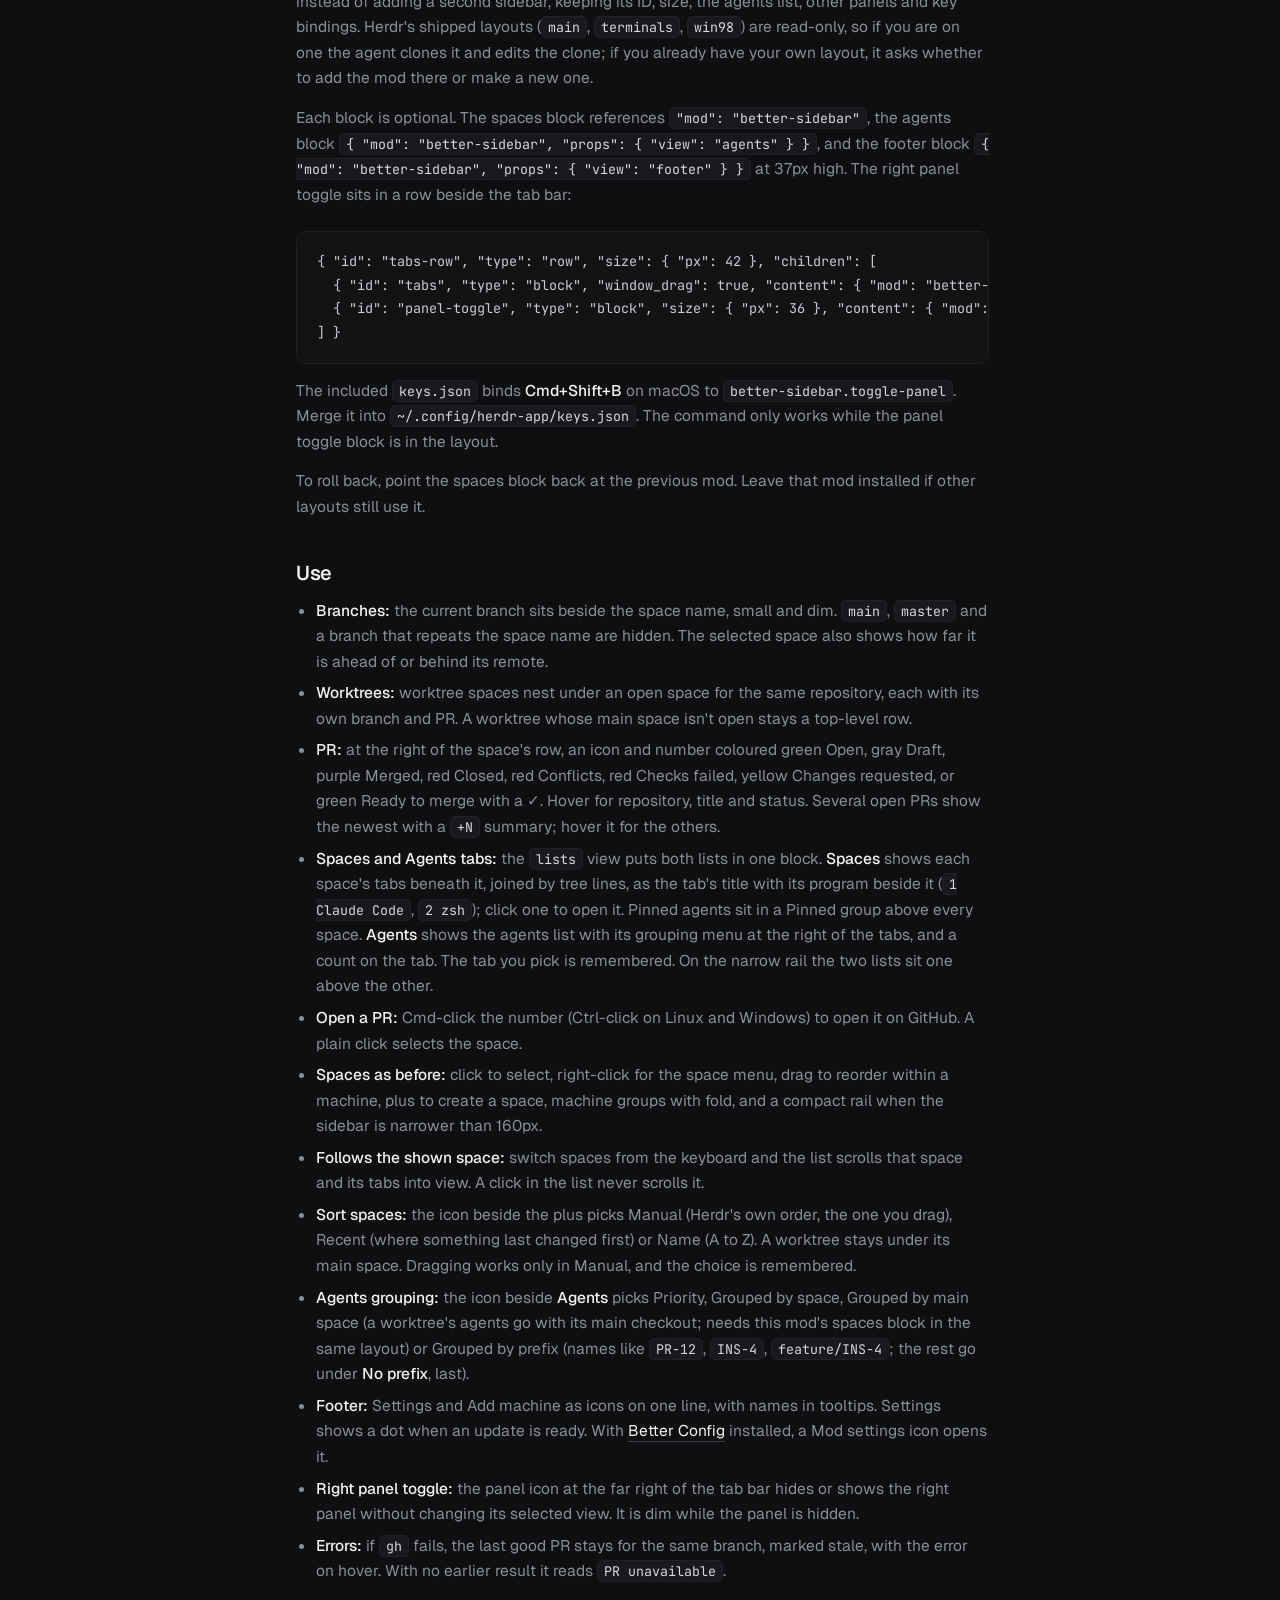
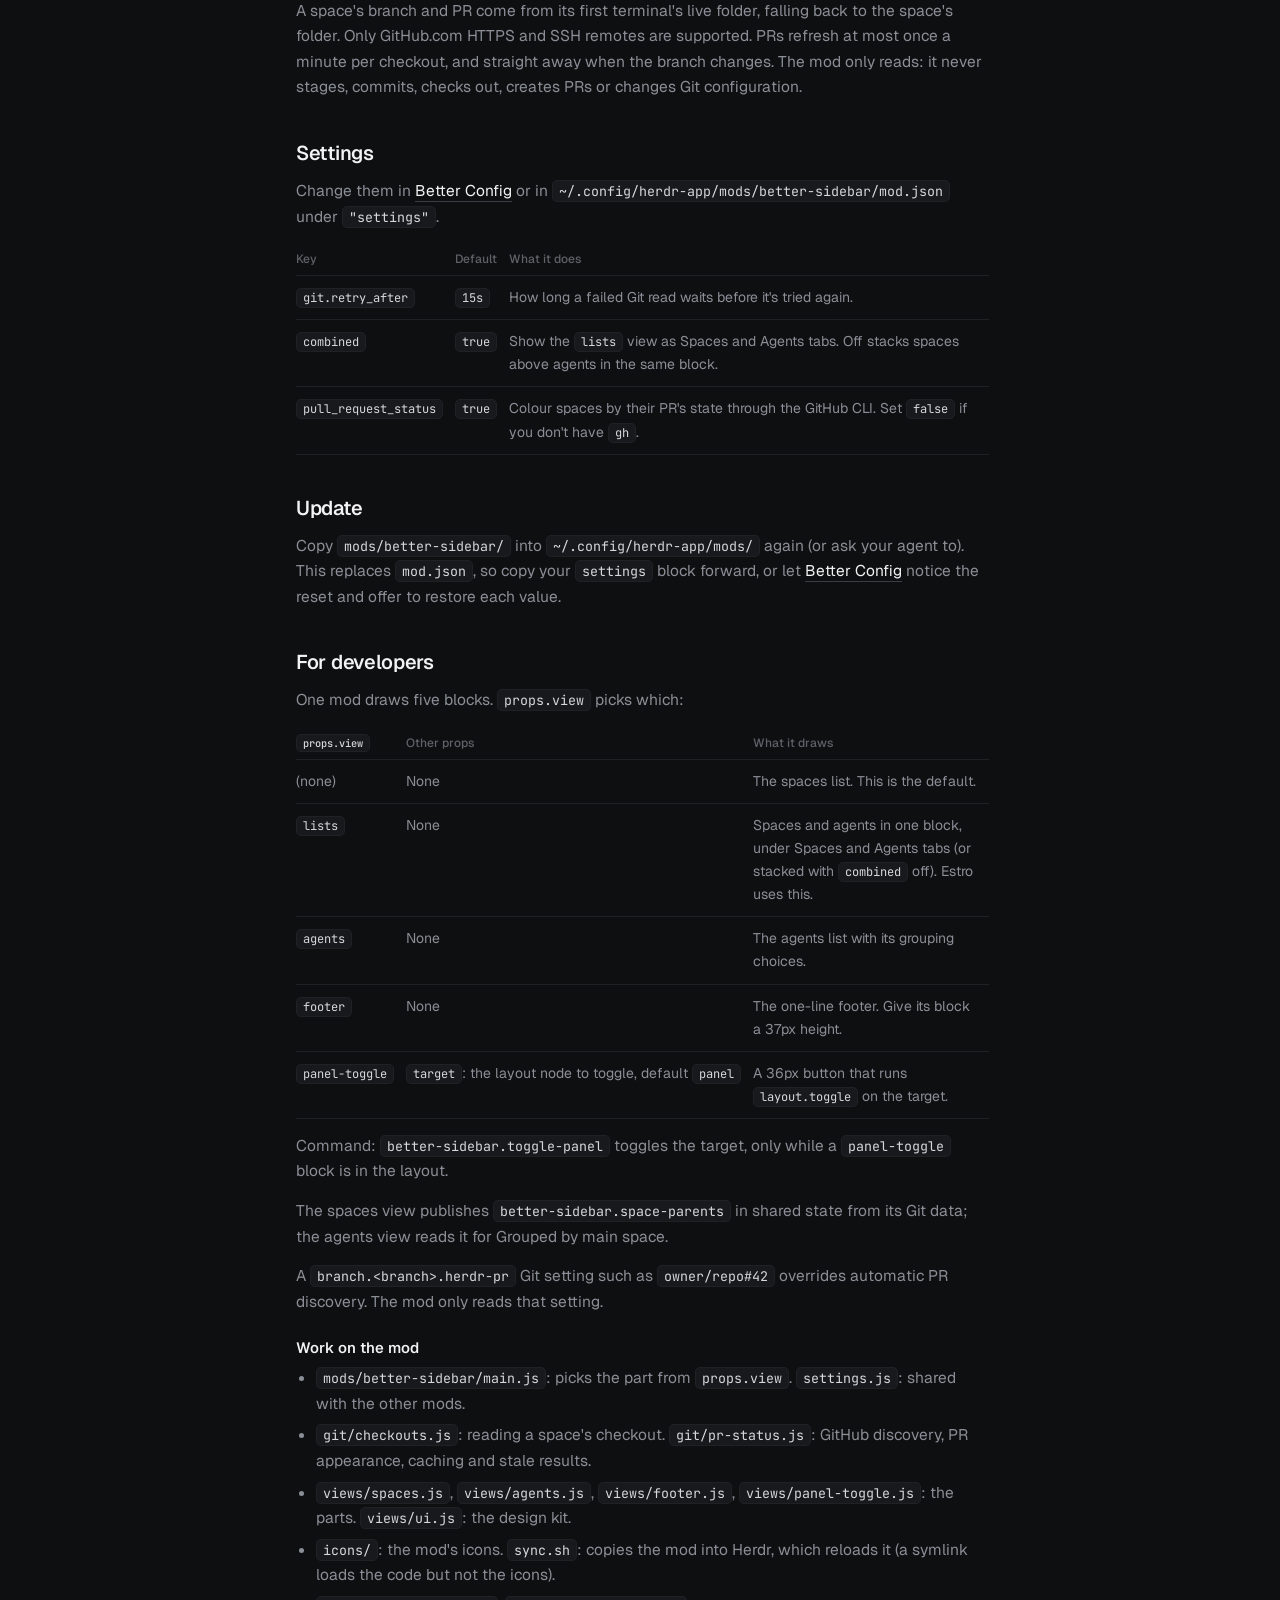
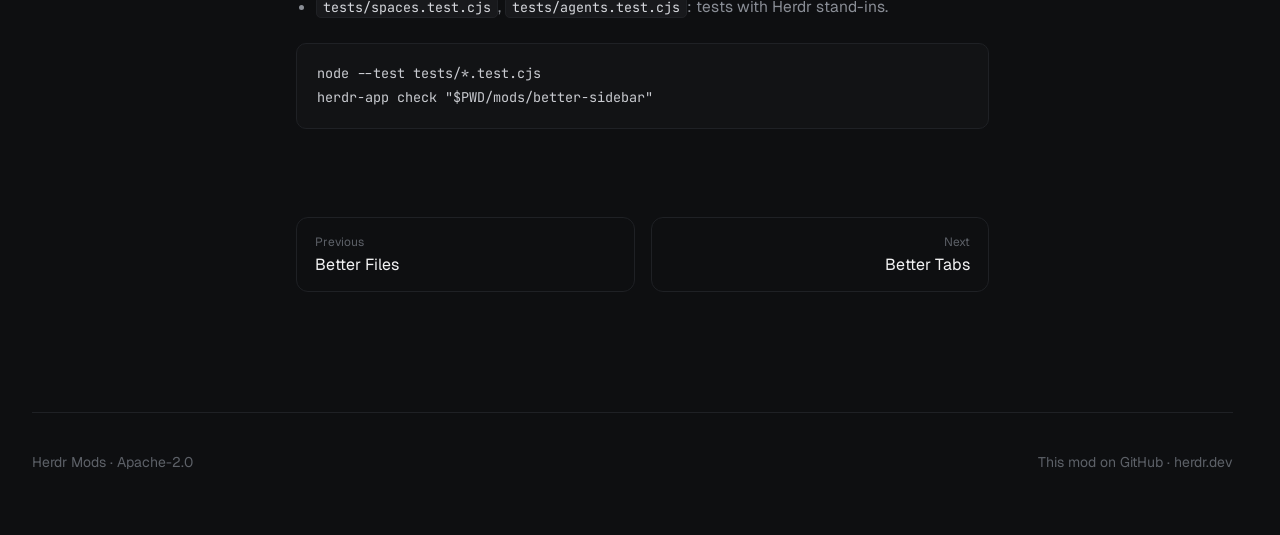
<file: docs/docs/better-sidebar.html>
<!doctype html>
<html lang="en">
<head>
<meta charset="utf-8">
<meta name="viewport" content="width=device-width, initial-scale=1">
<title>Better Sidebar · Herdr Mods Docs</title>
<meta name="description" content="A spaces sidebar that shows each space's Git branch on the same row, nests worktrees under their main checkout, and colours each space by its pull request's state. The same mod also draws an agents list, a one-line footer and a right panel toggle.">
<meta name="theme-color" content="#0e0f11">
<link rel="preconnect" href="https://fonts.googleapis.com">
<link rel="preconnect" href="https://fonts.gstatic.com" crossorigin>
<link rel="stylesheet" href="https://fonts.googleapis.com/css2?family=Geist:wght@100..900&amp;family=JetBrains+Mono:wght@100..800&amp;display=swap">
<link rel="stylesheet" href="../style.css">
</head>
<body>
<div class="wrap">
  <nav class="site-nav">
    <a class="brand" href="../">Herdr Mods</a>
    <div class="links">
      <a href="../#why">Why</a>
      <a href="../#mods">Mods</a>
      <a href="../#estro">Layout</a>
      <a href="../#build">Build your own</a>
      <a href="better-changes.html" class="on">Docs</a>
    </div>
    <a class="pill" href="https://github.com/munza/herdr-mods">GitHub</a>
  </nav>

  <div class="docs">
      <nav class="side" aria-label="Mods">
        <h4>The Better mods</h4>
        <a href="better-changes.html">Better Changes</a>
        <a href="better-files.html">Better Files</a>
        <a href="better-sidebar.html" class="on" aria-current="page">Better Sidebar</a>
        <a href="better-tabs.html">Better Tabs</a>
        <a href="better-config.html">Better Config</a>
        <a href="better-icons.html">Better Icons</a>
        <a href="better-alerts.html">Better Alerts</a>
        <h4>Branch panels</h4>
        <a href="branch-pr.html">Branch PR</a>
        <a href="branch-issue.html">Branch Issue</a>
        <h4>Layout</h4>
        <a href="estro.html">Estro</a>
      </nav>
    <main>
<article class="doc" id="better-sidebar">
  <h2>Better Sidebar</h2>
  <p class="lead">A spaces sidebar that shows each space's Git branch on the same row, nests worktrees under their main checkout, and colours each space by its pull request's state. The same mod also draws an agents list, a one-line footer and a right panel toggle.</p>
  <p class="meta-line"><span>Version 3.6.0</span><span>Needs: Git, <code>gh</code></span><a href="https://github.com/munza/herdr-mods/tree/main/better-sidebar">Source on GitHub</a></p>
  <figure class="doc-shot"><img src="../gifs/better-sidebar.gif" alt="Better Sidebar in Herdr" width="1100" height="1192"></figure>

  <h3 id="better-sidebar-start">Quick start</h3>
  <ol>
    <li>Install with the prompt below. It takes the place of your spaces list.</li>
    <li>Each space shows its branch on the right and its PR state below the name. Cmd-click the PR number to open it on GitHub.</li>
    <li>Click the icon beside <b>Agents</b> to group agents by space, main space or name prefix.</li>
  </ol>

  <h3 id="better-sidebar-install">Install</h3>
  <div class="prompt"><code>Read ~/.config/herdr-app/AGENTS.md, then add this mod: https://github.com/munza/herdr-mods/tree/main/better-sidebar</code></div>
  <p>Requirements: Git on every machine whose spaces you use, and the <a href="https://cli.github.com/">GitHub CLI</a> logged in with <code>gh auth login</code>, with access to the repositories you want to show. There is no Node.js dependency.</p>
  <p>The agent reads the package, tells you that it runs Git and <code>gh</code> and reaches GitHub with your local login, and copies only <code>mods/better-sidebar/</code> into the app configuration. The manifest uses <code>"place": "none"</code>, so the agent replaces your existing spaces block's mod reference instead of adding a second sidebar, keeping its ID, size, the agents list, other panels and key bindings. Herdr's shipped layouts (<code>main</code>, <code>terminals</code>, <code>win98</code>) are read-only, so if you are on one the agent clones it and edits the clone; if you already have your own layout, it asks whether to add the mod there or make a new one.</p>
  <p>Each block is optional. The spaces block references <code>"mod": "better-sidebar"</code>, the agents block <code>{ "mod": "better-sidebar", "props": { "view": "agents" } }</code>, and the footer block <code>{ "mod": "better-sidebar", "props": { "view": "footer" } }</code> at 37px high. The right panel toggle sits in a row beside the tab bar:</p>
  <pre>{ "id": "tabs-row", "type": "row", "size": { "px": 42 }, "children": [
  { "id": "tabs", "type": "block", "window_drag": true, "content": { "mod": "better-tabs" } },
  { "id": "panel-toggle", "type": "block", "size": { "px": 36 }, "content": { "mod": "better-sidebar", "props": { "view": "panel-toggle" } } }
] }</pre>
  <p>The included <code>keys.json</code> binds <b>Cmd+Shift+B</b> on macOS to <code>better-sidebar.toggle-panel</code>. Merge it into <code>~/.config/herdr-app/keys.json</code>. The command only works while the panel toggle block is in the layout.</p>
  <p>To roll back, point the spaces block back at the previous mod. Leave that mod installed if other layouts still use it.</p>

  <h3 id="better-sidebar-use">Use</h3>
  <ul>
    <li><b>Branches:</b> the current branch sits beside the space name, small and dim. <code>main</code>, <code>master</code> and a branch that repeats the space name are hidden. The selected space also shows how far it is ahead of or behind its remote.</li>
    <li><b>Worktrees:</b> worktree spaces nest under an open space for the same repository, each with its own branch and PR. A worktree whose main space isn't open stays a top-level row.</li>
    <li><b>PR:</b> at the right of the space's row, an icon and number coloured green Open, gray Draft, purple Merged, red Closed, red Conflicts, red Checks failed, yellow Changes requested, or green Ready to merge with a ✓. Hover for repository, title and status. Several open PRs show the newest with a <code>+N</code> summary; hover it for the others.</li>
    <li><b>Spaces and Agents tabs:</b> the <code>lists</code> view puts both lists in one block. <b>Spaces</b> shows each space's tabs beneath it, joined by tree lines, as the tab's title with its program beside it (<code>1 Claude Code</code>, <code>2 zsh</code>); click one to open it. Pinned agents sit in a Pinned group above every space. <b>Agents</b> shows the agents list with its grouping menu at the right of the tabs, and a count on the tab. The tab you pick is remembered. On the narrow rail the two lists sit one above the other.</li>
    <li><b>Open a PR:</b> Cmd-click the number (Ctrl-click on Linux and Windows) to open it on GitHub. A plain click selects the space.</li>
    <li><b>Spaces as before:</b> click to select, right-click for the space menu, drag to reorder within a machine, plus to create a space, machine groups with fold, and a compact rail when the sidebar is narrower than 160px.</li>
    <li><b>Follows the shown space:</b> switch spaces from the keyboard and the list scrolls that space and its tabs into view. A click in the list never scrolls it.</li>
    <li><b>Sort spaces:</b> the icon beside the plus picks Manual (Herdr's own order, the one you drag), Recent (where something last changed first) or Name (A to Z). A worktree stays under its main space. Dragging works only in Manual, and the choice is remembered.</li>
    <li><b>Agents grouping:</b> the icon beside <b>Agents</b> picks Priority, Grouped by space, Grouped by main space (a worktree's agents go with its main checkout; needs this mod's spaces block in the same layout) or Grouped by prefix (names like <code>PR-12</code>, <code>INS-4</code>, <code>feature/INS-4</code>; the rest go under <b>No prefix</b>, last).</li>
    <li><b>Footer:</b> Settings and Add machine as icons on one line, with names in tooltips. Settings shows a dot when an update is ready. With <a href="better-config.html">Better Config</a> installed, a Mod settings icon opens it.</li>
    <li><b>Right panel toggle:</b> the panel icon at the far right of the tab bar hides or shows the right panel without changing its selected view. It is dim while the panel is hidden.</li>
    <li><b>Errors:</b> if <code>gh</code> fails, the last good PR stays for the same branch, marked stale, with the error on hover. With no earlier result it reads <code>PR unavailable</code>.</li>
  </ul>
  <p>A space's branch and PR come from its first terminal's live folder, falling back to the space's folder. Only GitHub.com HTTPS and SSH remotes are supported. PRs refresh at most once a minute per checkout, and straight away when the branch changes. The mod only reads: it never stages, commits, checks out, creates PRs or changes Git configuration.</p>

  <h3 id="better-sidebar-settings">Settings</h3>
  <p>Change them in <a href="better-config.html">Better Config</a> or in <code>~/.config/herdr-app/mods/better-sidebar/mod.json</code> under <code>"settings"</code>.</p>
  <table class="keys"><thead><tr><th>Key</th><th>Default</th><th>What it does</th></tr></thead><tbody>
    <tr><td><code>git.retry_after</code></td><td><code>15s</code></td><td>How long a failed Git read waits before it's tried again.</td></tr>
    <tr><td><code>combined</code></td><td><code>true</code></td><td>Show the <code>lists</code> view as Spaces and Agents tabs. Off stacks spaces above agents in the same block.</td></tr>
    <tr><td><code>pull_request_status</code></td><td><code>true</code></td><td>Colour spaces by their PR's state through the GitHub CLI. Set <code>false</code> if you don't have <code>gh</code>.</td></tr>
  </tbody></table>

  <h3 id="better-sidebar-update">Update</h3>
  <p>Copy <code>mods/better-sidebar/</code> into <code>~/.config/herdr-app/mods/</code> again (or ask your agent to). This replaces <code>mod.json</code>, so copy your <code>settings</code> block forward, or let <a href="better-config.html">Better Config</a> notice the reset and offer to restore each value.</p>

  <h3 id="better-sidebar-developers">For developers</h3>
  <p>One mod draws five blocks. <code>props.view</code> picks which:</p>
  <table class="keys"><thead><tr><th><code>props.view</code></th><th>Other props</th><th>What it draws</th></tr></thead><tbody>
    <tr><td>(none)</td><td>None</td><td>The spaces list. This is the default.</td></tr>
    <tr><td><code>lists</code></td><td>None</td><td>Spaces and agents in one block, under Spaces and Agents tabs (or stacked with <code>combined</code> off). Estro uses this.</td></tr>
    <tr><td><code>agents</code></td><td>None</td><td>The agents list with its grouping choices.</td></tr>
    <tr><td><code>footer</code></td><td>None</td><td>The one-line footer. Give its block a 37px height.</td></tr>
    <tr><td><code>panel-toggle</code></td><td><code>target</code>: the layout node to toggle, default <code>panel</code></td><td>A 36px button that runs <code>layout.toggle</code> on the target.</td></tr>
  </tbody></table>
  <p>Command: <code>better-sidebar.toggle-panel</code> toggles the target, only while a <code>panel-toggle</code> block is in the layout.</p>
  <p>The spaces view publishes <code>better-sidebar.space-parents</code> in shared state from its Git data; the agents view reads it for Grouped by main space.</p>
  <p>A <code>branch.&lt;branch&gt;.herdr-pr</code> Git setting such as <code>owner/repo#42</code> overrides automatic PR discovery. The mod only reads that setting.</p>
  <h4>Work on the mod</h4>
  <ul>
    <li><code>mods/better-sidebar/main.js</code>: picks the part from <code>props.view</code>. <code>settings.js</code>: shared with the other mods.</li>
    <li><code>git/checkouts.js</code>: reading a space's checkout. <code>git/pr-status.js</code>: GitHub discovery, PR appearance, caching and stale results.</li>
    <li><code>views/spaces.js</code>, <code>views/agents.js</code>, <code>views/footer.js</code>, <code>views/panel-toggle.js</code>: the parts. <code>views/ui.js</code>: the design kit.</li>
    <li><code>icons/</code>: the mod's icons. <code>sync.sh</code>: copies the mod into Herdr, which reloads it (a symlink loads the code but not the icons).</li>
    <li><code>tests/spaces.test.cjs</code>, <code>tests/agents.test.cjs</code>: tests with Herdr stand-ins.</li>
  </ul>
  <pre>node --test tests/*.test.cjs
herdr-app check "$PWD/mods/better-sidebar"</pre>
</article>
      <nav class="pager" aria-label="More docs"><a href="better-files.html"><span>Previous</span>Better Files</a><a class="next" href="better-tabs.html"><span>Next</span>Better Tabs</a></nav>
    </main>
    <nav class="toc" aria-label="On this page">
      <h4>On this page</h4>
      <a href="#better-sidebar-start">Quick start</a>
      <a href="#better-sidebar-install">Install</a>
      <a href="#better-sidebar-use">Use</a>
      <a href="#better-sidebar-settings">Settings</a>
      <a href="#better-sidebar-update">Update</a>
      <a href="#better-sidebar-developers">For developers</a>
    </nav>
  </div>

  <footer class="site-foot">
    <span>Herdr Mods · <a href="https://github.com/munza/herdr-mods/blob/main/LICENSE">Apache-2.0</a></span>
    <span><a href="https://github.com/munza/herdr-mods/tree/main/">This mod on GitHub</a> · <a href="https://herdr.dev/">herdr.dev</a></span>
  </footer>
</div>
<script>
  // Highlight the section being read in "On this page".
  const links = new Map([...document.querySelectorAll(".toc a")].map((a) => [a.hash.slice(1), a]));
  const io = new IntersectionObserver((entries) => {
    for (const e of entries) if (e.isIntersecting) {
      for (const a of links.values()) a.classList.remove("on");
      links.get(e.target.id)?.classList.add("on");
    }
  }, { rootMargin: "0px 0px -75% 0px" });
  document.querySelectorAll("main h3[id]").forEach((el) => io.observe(el));
  // A Copy button on each install prompt.
  for (const box of document.querySelectorAll(".prompt")) {
    const b = Object.assign(document.createElement("button"), { className: "copy", type: "button", textContent: "Copy" });
    b.addEventListener("click", async () => {
      try { await navigator.clipboard.writeText(box.querySelector("code").textContent); b.textContent = "Copied"; }
      catch { b.textContent = "Select and copy"; }
      setTimeout(() => (b.textContent = "Copy"), 1600);
    });
    box.append(b);
  }
</script>
</body>
</html>
</file>
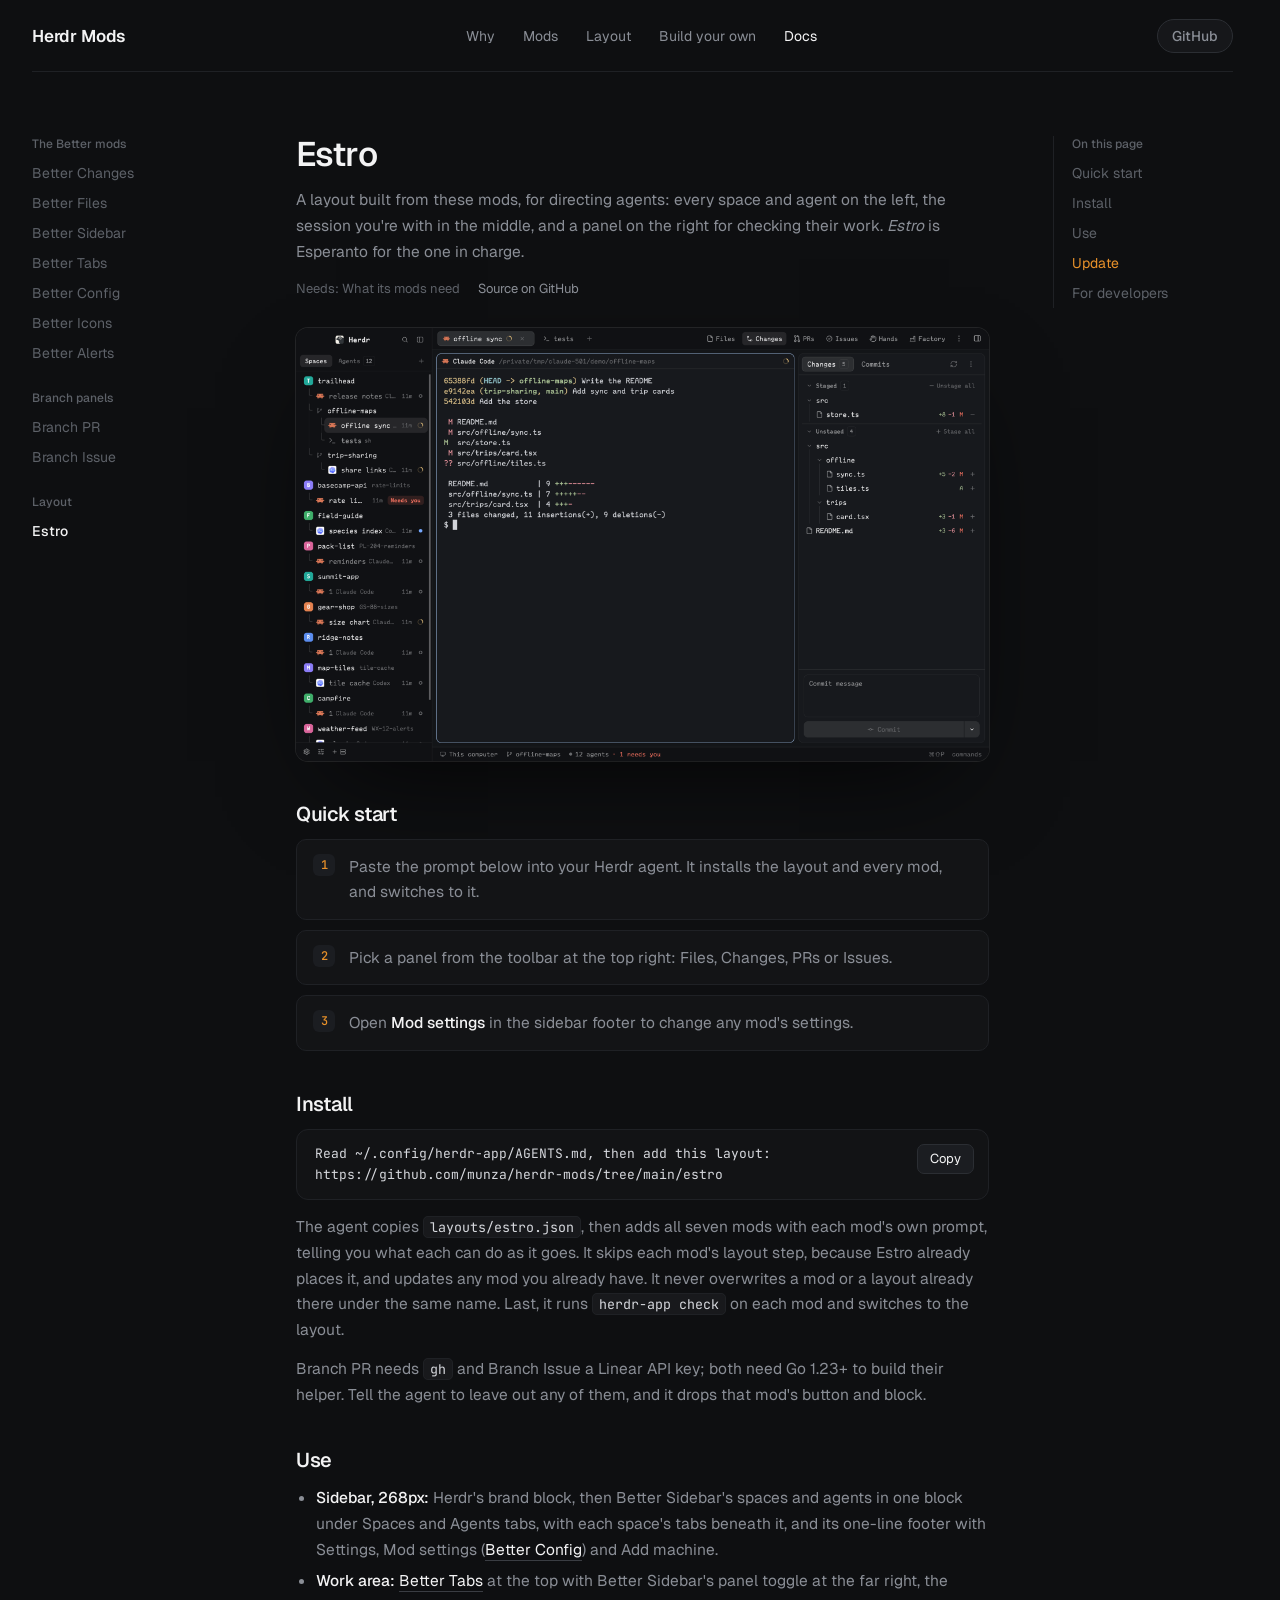
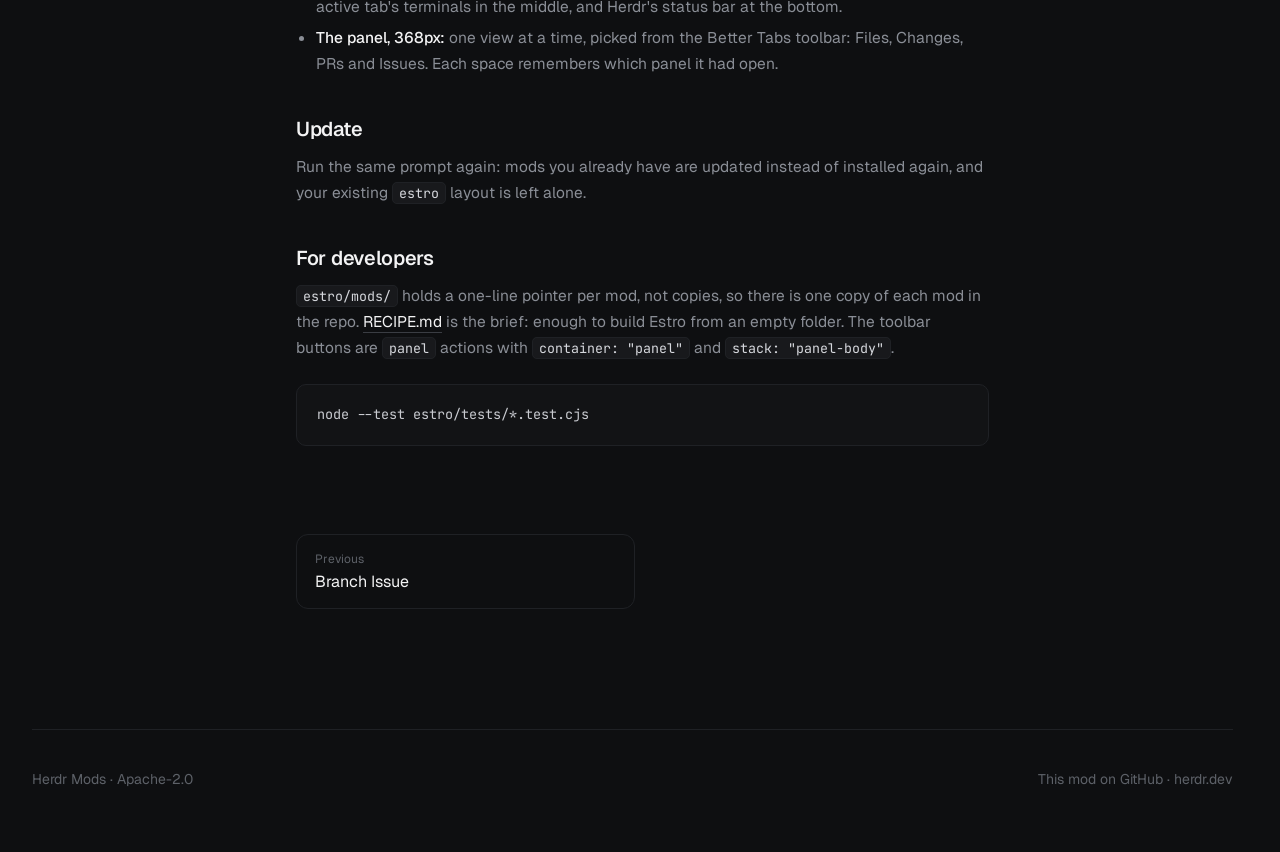
<file: docs/docs/estro.html>
<!doctype html>
<html lang="en">
<head>
<meta charset="utf-8">
<meta name="viewport" content="width=device-width, initial-scale=1">
<title>Estro · Herdr Mods Docs</title>
<meta name="description" content="A layout built from these mods, for directing agents: every space and agent on the left, the session you're with in the middle, and a panel on the right for checking their work. ">
<meta name="theme-color" content="#0e0f11">
<link rel="preconnect" href="https://fonts.googleapis.com">
<link rel="preconnect" href="https://fonts.gstatic.com" crossorigin>
<link rel="stylesheet" href="https://fonts.googleapis.com/css2?family=Geist:wght@100..900&amp;family=JetBrains+Mono:wght@100..800&amp;display=swap">
<link rel="stylesheet" href="../style.css">
</head>
<body>
<div class="wrap">
  <nav class="site-nav">
    <a class="brand" href="../">Herdr Mods</a>
    <div class="links">
      <a href="../#why">Why</a>
      <a href="../#mods">Mods</a>
      <a href="../#estro">Layout</a>
      <a href="../#build">Build your own</a>
      <a href="better-changes.html" class="on">Docs</a>
    </div>
    <a class="pill" href="https://github.com/munza/herdr-mods">GitHub</a>
  </nav>

  <div class="docs">
      <nav class="side" aria-label="Mods">
        <h4>The Better mods</h4>
        <a href="better-changes.html">Better Changes</a>
        <a href="better-files.html">Better Files</a>
        <a href="better-sidebar.html">Better Sidebar</a>
        <a href="better-tabs.html">Better Tabs</a>
        <a href="better-config.html">Better Config</a>
        <a href="better-icons.html">Better Icons</a>
        <a href="better-alerts.html">Better Alerts</a>
        <h4>Branch panels</h4>
        <a href="branch-pr.html">Branch PR</a>
        <a href="branch-issue.html">Branch Issue</a>
        <h4>Layout</h4>
        <a href="estro.html" class="on" aria-current="page">Estro</a>
      </nav>
    <main>
<article class="doc" id="estro">
  <h2>Estro</h2>
  <p class="lead">A layout built from these mods, for directing agents: every space and agent on the left, the session you're with in the middle, and a panel on the right for checking their work. <i>Estro</i> is Esperanto for the one in charge.</p>
  <p class="meta-line"><span>Needs: What its mods need</span><a href="https://github.com/munza/herdr-mods/tree/main/estro">Source on GitHub</a></p>
  <figure class="doc-shot"><img src="../img/estro.png" alt="The Estro layout" width="2400" height="1500"></figure>

  <h3 id="estro-start">Quick start</h3>
  <ol>
    <li>Paste the prompt below into your Herdr agent. It installs the layout and every mod, and switches to it.</li>
    <li>Pick a panel from the toolbar at the top right: Files, Changes, PRs or Issues.</li>
    <li>Open <b>Mod settings</b> in the sidebar footer to change any mod's settings.</li>
  </ol>

  <h3 id="estro-install">Install</h3>
  <div class="prompt"><code>Read ~/.config/herdr-app/AGENTS.md, then add this layout: https://github.com/munza/herdr-mods/tree/main/estro</code></div>
  <p>The agent copies <code>layouts/estro.json</code>, then adds all seven mods with each mod's own prompt, telling you what each can do as it goes. It skips each mod's layout step, because Estro already places it, and updates any mod you already have. It never overwrites a mod or a layout already there under the same name. Last, it runs <code>herdr-app check</code> on each mod and switches to the layout.</p>
  <p>Branch PR needs <code>gh</code> and Branch Issue a Linear API key; both need Go 1.23+ to build their helper. Tell the agent to leave out any of them, and it drops that mod's button and block.</p>

  <h3 id="estro-use">Use</h3>
  <ul>
    <li><b>Sidebar, 268px:</b> Herdr's brand block, then Better Sidebar's spaces and agents in one block under Spaces and Agents tabs, with each space's tabs beneath it, and its one-line footer with Settings, Mod settings (<a href="better-config.html">Better Config</a>) and Add machine.</li>
    <li><b>Work area:</b> <a href="better-tabs.html">Better Tabs</a> at the top with Better Sidebar's panel toggle at the far right, the active tab's terminals in the middle, and Herdr's status bar at the bottom.</li>
    <li><b>The panel, 368px:</b> one view at a time, picked from the Better Tabs toolbar: Files, Changes, PRs and Issues. Each space remembers which panel it had open.</li>
  </ul>

  <h3 id="estro-update">Update</h3>
  <p>Run the same prompt again: mods you already have are updated instead of installed again, and your existing <code>estro</code> layout is left alone.</p>

  <h3 id="estro-developers">For developers</h3>
  <p><code>estro/mods/</code> holds a one-line pointer per mod, not copies, so there is one copy of each mod in the repo. <a href="https://github.com/munza/herdr-mods/blob/main/estro/RECIPE.md">RECIPE.md</a> is the brief: enough to build Estro from an empty folder. The toolbar buttons are <code>panel</code> actions with <code>container: "panel"</code> and <code>stack: "panel-body"</code>.</p>
<pre>node --test estro/tests/*.test.cjs</pre>
</article>
      <nav class="pager" aria-label="More docs"><a href="branch-issue.html"><span>Previous</span>Branch Issue</a></nav>
    </main>
    <nav class="toc" aria-label="On this page">
      <h4>On this page</h4>
      <a href="#estro-start">Quick start</a>
      <a href="#estro-install">Install</a>
      <a href="#estro-use">Use</a>
      <a href="#estro-update">Update</a>
      <a href="#estro-developers">For developers</a>
    </nav>
  </div>

  <footer class="site-foot">
    <span>Herdr Mods · <a href="https://github.com/munza/herdr-mods/blob/main/LICENSE">Apache-2.0</a></span>
    <span><a href="https://github.com/munza/herdr-mods/tree/main/">This mod on GitHub</a> · <a href="https://herdr.dev/">herdr.dev</a></span>
  </footer>
</div>
<script>
  // Highlight the section being read in "On this page".
  const links = new Map([...document.querySelectorAll(".toc a")].map((a) => [a.hash.slice(1), a]));
  const io = new IntersectionObserver((entries) => {
    for (const e of entries) if (e.isIntersecting) {
      for (const a of links.values()) a.classList.remove("on");
      links.get(e.target.id)?.classList.add("on");
    }
  }, { rootMargin: "0px 0px -75% 0px" });
  document.querySelectorAll("main h3[id]").forEach((el) => io.observe(el));
  // A Copy button on each install prompt.
  for (const box of document.querySelectorAll(".prompt")) {
    const b = Object.assign(document.createElement("button"), { className: "copy", type: "button", textContent: "Copy" });
    b.addEventListener("click", async () => {
      try { await navigator.clipboard.writeText(box.querySelector("code").textContent); b.textContent = "Copied"; }
      catch { b.textContent = "Select and copy"; }
      setTimeout(() => (b.textContent = "Copy"), 1600);
    });
    box.append(b);
  }
</script>
</body>
</html>
</file>
<file: docs/style.css>
/* Tokens and layout follow herdr.dev, so this page reads as part of Herdr. */
:root {
  --bg: #0e0f11; --fg: #f3f3f4; --mute: #8a8e96; --dim: #5d6168;
  --line: #1f2125; --card: #131416; --code: #121315; --amber: #e8912a;
}
* { box-sizing: border-box; margin: 0; padding: 0; }
html { background: var(--bg); color: var(--fg); font-family: Geist, system-ui, sans-serif; -webkit-font-smoothing: antialiased; scrollbar-gutter: stable; }
body { background: var(--bg); }
a { color: inherit; text-decoration: none; }
a:focus-visible, button:focus-visible { outline: 2px solid var(--amber); outline-offset: 2px; border-radius: 4px; }
code, pre, .mono { font-family: "JetBrains Mono", ui-monospace, monospace; }
.wrap { max-width: 1280px; margin: 0 auto; padding: 0 32px; }

.site-nav { height: 72px; display: flex; align-items: center; justify-content: space-between; border-bottom: 1px solid var(--line); }
.site-nav .brand { font-weight: 600; font-size: 17px; letter-spacing: -.01em; }
.site-nav .links { display: flex; gap: 28px; font-size: 14px; color: var(--mute); }
.site-nav .links a:hover, .site-nav .links a.on { color: var(--fg); }
.pill { height: 34px; padding: 0 14px; display: inline-flex; align-items: center; border-radius: 999px; border: 1px solid #2b2e33; background: #16171a; color: var(--mute); font-weight: 500; font-size: 14px; transition: color .2s, border-color .2s; }
.pill:hover { color: var(--fg); border-color: #3a3d43; }

.hero { padding: 96px 0 56px; }
.hero > :not(.prompt) { max-width: 780px; }
.tag { font-size: 12px; color: var(--dim); margin-bottom: 22px; }
.tag span { color: var(--amber); }
h1 { font-weight: 560; font-size: clamp(40px, 5.2vw, 72px); line-height: 1.02; letter-spacing: -.035em; }
h1 span { color: var(--mute); }
.hero p { margin-top: 22px; font-size: 17.5px; line-height: 1.6; color: var(--mute); }
.shot-hero { border-radius: 12px; overflow: hidden; box-shadow: 0 0 0 1px #ffffff17, 0 50px 120px -40px #000000d9; }
.shot-hero img { display: block; width: 100%; height: auto; }
.shot-hero .pending-note { display: none; }
.shot-hero.pending { aspect-ratio: 16 / 9; display: flex; align-items: flex-end; padding: 28px; background: linear-gradient(160deg, #17181b, #0f1012); }
.shot-hero.pending .pending-note { display: block; font-size: 15px; color: var(--dim); }
h3.group { margin-top: 56px; display: flex; align-items: baseline; gap: 14px; flex-wrap: wrap; font-size: 20px; font-weight: 560; letter-spacing: -.015em; }
h3.group span { font-size: 14px; font-weight: 400; color: var(--dim); }
h3.group + .grid { margin-top: 20px; }

/* docs/: mods on the left (one page each), the page's sections on the right, as on herdr.dev/core */
.docs { display: grid; grid-template-columns: 200px minmax(0, 1fr) 180px; gap: 64px; padding-top: 64px; }
.docs main { min-width: 0; max-width: 780px; }
.side, .toc { position: sticky; top: 32px; align-self: start; max-height: calc(100vh - 64px); overflow-y: auto; font-size: 14px; }
.side h4, .toc h4 { font-size: 12px; font-weight: 500; color: var(--dim); margin: 22px 0 6px; }
.side h4:first-child, .toc h4:first-child { margin-top: 0; }
.side a, .toc a { display: block; padding: 6px 0; color: var(--dim); transition: color .2s; }
.side a:hover, .toc a:hover, .toc a.on { color: var(--fg); }
.side a.on { color: var(--fg); font-weight: 500; }
.toc { border-left: 1px solid var(--line); padding-left: 18px; }
.toc a.on { color: var(--amber); }
.doc { padding-bottom: 32px; }
.doc h2 { margin-bottom: 14px; }
.doc .lead { margin-bottom: 8px; }
.doc h3 { margin: 40px 0 12px; font-size: 20px; font-weight: 560; letter-spacing: -.015em; scroll-margin-top: 24px; }
.doc h4 { margin: 24px 0 8px; font-size: 15px; font-weight: 560; }
.doc p, .doc li, .doc td { font-size: 15.5px; line-height: 1.65; color: var(--mute); }
.doc p + p, .doc ul + p, .doc pre + p, .doc table + p, .doc pre + ul, .doc p + .keys { margin-top: 14px; }
.doc ul, .doc ol { padding-left: 20px; display: grid; gap: 6px; margin-top: 8px; }
.doc b, .doc strong { color: var(--fg); font-weight: 500; }
.doc a { color: var(--fg); border-bottom: 1px solid #3a3d43; }
.doc code { font-size: .86em; color: #d6d8dd; background: #18191c; border: 1px solid var(--line); border-radius: 5px; padding: 1px 6px; }
.doc pre code, .doc .prompt code { background: none; border: 0; padding: 0; }
.doc pre { max-width: none; }
.doc .prompt { margin-top: 0; margin-bottom: 14px; width: auto; max-width: none; }
.keys { width: 100%; border-collapse: collapse; margin-top: 12px; display: block; overflow-x: auto; }
.keys th { text-align: left; font-size: 12px; font-weight: 500; color: var(--dim); padding: 8px 12px 8px 0; border-bottom: 1px solid var(--line); }
.keys td { padding: 10px 12px 10px 0; border-bottom: 1px solid var(--line); vertical-align: top; font-size: 14px !important; }
.keys td:first-child, .keys td:nth-child(2) { white-space: nowrap; }
@media (max-width: 1100px) { .docs { grid-template-columns: 200px minmax(0, 1fr); gap: 48px; } .toc { display: none; } }
@media (max-width: 760px) { .docs { grid-template-columns: minmax(0, 1fr); gap: 32px; padding-top: 32px; } .side { position: static; max-height: none; display: flex; flex-wrap: wrap; gap: 4px 16px; padding-bottom: 20px; border-bottom: 1px solid var(--line); } .side h4 { width: 100%; margin: 12px 0 0; } .side h4:first-child { margin-top: 0; } .side a { padding: 4px 0; } }

.prompt { margin-top: 30px; display: flex; align-items: flex-start; gap: 14px; padding: 14px 14px 14px 18px; border: 1px solid var(--line); border-radius: 12px; background: var(--code); width: max-content; max-width: 100%; }
.prompt code { flex: 1; min-width: 0; font-size: 13px; color: #d6d8dd; white-space: pre-wrap; overflow-wrap: anywhere; line-height: 1.6; padding-top: 5px; }
.prompt code span { color: var(--dim); }
.copy { flex: none; height: 30px; padding: 0 12px; border-radius: 7px; border: 1px solid #2b2e33; background: #1b1d21; color: var(--fg); font: 13px Geist, system-ui, sans-serif; cursor: pointer; }
.copy:hover { border-color: #3a3d43; }

section { padding-top: 120px; scroll-margin-top: 24px; }
h2 { font-weight: 560; font-size: 34px; line-height: 1.1; letter-spacing: -.025em; margin-bottom: 22px; }
h2 i { font: 400 24px "JetBrains Mono", monospace; font-style: normal; color: #3f4248; margin-right: 12px; vertical-align: 3px; }
.lead { max-width: 760px; font-size: 17px; line-height: 1.68; color: var(--mute); }
.lead + .lead { margin-top: 16px; }
.lead b, .why b { color: var(--fg); font-weight: 500; }
.lead code, .why code, .card code { font-size: .86em; color: #d6d8dd; background: #18191c; border: 1px solid var(--line); border-radius: 5px; padding: 1px 6px; }

.why { margin-top: 40px; display: grid; grid-template-columns: repeat(3, 1fr); gap: 40px 48px; }
.why h3 { font-size: 16.5px; font-weight: 560; letter-spacing: -.01em; margin-bottom: 10px; }
.why p { font-size: 15px; line-height: 1.65; color: var(--mute); }

.grid { margin-top: 40px; display: grid; grid-template-columns: repeat(3, 1fr); gap: 20px; }
.card { border-radius: 14px; overflow: hidden; background: var(--card); box-shadow: 0 0 0 1px var(--line); transition: transform .2s, box-shadow .2s; display: flex; flex-direction: column; }
.card:hover, .card:focus-visible { outline: none; transform: translateY(-2px); box-shadow: 0 0 0 1px #3a3d43, 0 30px 60px -30px #000c; }
.card .shot { aspect-ratio: 16 / 10; overflow: hidden; background: #0a0b0c; }
.card .shot img { width: 100%; height: 100%; object-fit: cover; object-position: top left; display: block; transition: transform .5s ease; }
.card:hover .shot img { transform: scale(1.03); }
.card .meta { display: flex; align-items: baseline; justify-content: space-between; gap: 12px; padding: 14px 16px 0; border-top: 1px solid var(--line); }
.card b { font-size: 16.5px; font-weight: 560; letter-spacing: -.01em; }
.card .folder { font-size: 12px; color: var(--dim); }
.card p { padding: 8px 16px 0; font-size: 14px; line-height: 1.55; color: var(--mute); }
.card .needs { margin-top: auto; padding: 14px 16px 16px; font-size: 12.5px; color: var(--dim); }

pre { margin-top: 24px; padding: 18px 20px; background: var(--code); border: 1px solid var(--line); border-radius: 10px; font-size: 13.5px; line-height: 1.75; color: #c9cbd0; white-space: pre; overflow-x: auto; max-width: 760px; }
pre .d { color: #62666e; }

.site-foot { margin-top: 120px; padding: 40px 0 64px; border-top: 1px solid var(--line); display: flex; justify-content: space-between; gap: 24px; flex-wrap: wrap; font-size: 14px; color: var(--dim); }
.site-foot a:hover { color: var(--fg); }

@media (max-width: 1000px) { .grid, .why { grid-template-columns: 1fr 1fr; } }
@media (max-width: 640px) {
  .wrap { padding: 0 16px; }
  .site-nav .links { display: none; }
  .hero { padding-top: 56px; }
  section { padding-top: 80px; }
  .grid, .why { grid-template-columns: 1fr; }
  .prompt { flex-wrap: wrap; }
}

/* Docs page parts: meta line, screenshot, quick start, folded sections, pager */
.meta-line { display: flex; flex-wrap: wrap; gap: 6px 18px; margin: 14px 0 0; font-size: 13px !important; color: var(--dim) !important; }
.meta-line a { color: var(--mute); border: 0; }
.meta-line a:hover { color: var(--fg); }
.doc-shot { margin: 28px 0 8px; border-radius: 12px; overflow: hidden; box-shadow: 0 0 0 1px #ffffff17, 0 40px 100px -40px #000000d9; background: #0a0b0c; aspect-ratio: auto; }
.doc-shot img { display: block; width: 100%; height: auto; max-height: 640px; object-fit: cover; object-position: top left; }
.doc ol { counter-reset: step; list-style: none; padding: 0; gap: 10px; }
.doc ol li { counter-increment: step; position: relative; padding: 14px 16px 14px 52px; background: var(--card); border: 1px solid var(--line); border-radius: 10px; }
.doc ol li::before { content: counter(step); position: absolute; left: 16px; top: 14px; width: 22px; height: 22px; border-radius: 6px; background: #1b1d21; color: var(--amber); font: 500 12px/22px "JetBrains Mono", monospace; text-align: center; }
.doc details { margin-top: 14px; border: 1px solid var(--line); border-radius: 10px; padding: 0 16px; }
.doc details[open] { padding-bottom: 16px; }
.doc summary { cursor: pointer; padding: 12px 0; font-size: 14.5px; color: var(--fg); }
.doc summary:hover { color: #fff; }
.pager { display: grid; grid-template-columns: 1fr 1fr; gap: 16px; margin-top: 56px; }
.pager a { display: flex; flex-direction: column; gap: 4px; padding: 16px 18px; border: 1px solid var(--line); border-radius: 12px; color: var(--fg); transition: border-color .2s; }
.pager a:hover { border-color: #3a3d43; }
.pager a span { font-size: 12px; color: var(--dim); }
.pager .next { text-align: right; grid-column: 2; }

/* Home: filter chips over the mods grid */
.filters { margin-top: 32px; display: flex; flex-wrap: wrap; gap: 8px; }
.filters button { height: 32px; padding: 0 14px; border-radius: 999px; border: 1px solid var(--line); background: none; color: var(--mute); font: 14px Geist, system-ui, sans-serif; cursor: pointer; transition: color .2s, border-color .2s, background .2s; }
.filters button:hover { color: var(--fg); border-color: #3a3d43; }
.filters button.on { color: var(--fg); background: #1b1d21; border-color: #2b2e33; }
.filters + .grid { margin-top: 20px; }
.card[hidden] { display: none; }
.doc details + p, .doc details + pre, .doc details + h4 { margin-top: 14px; }
</file>
